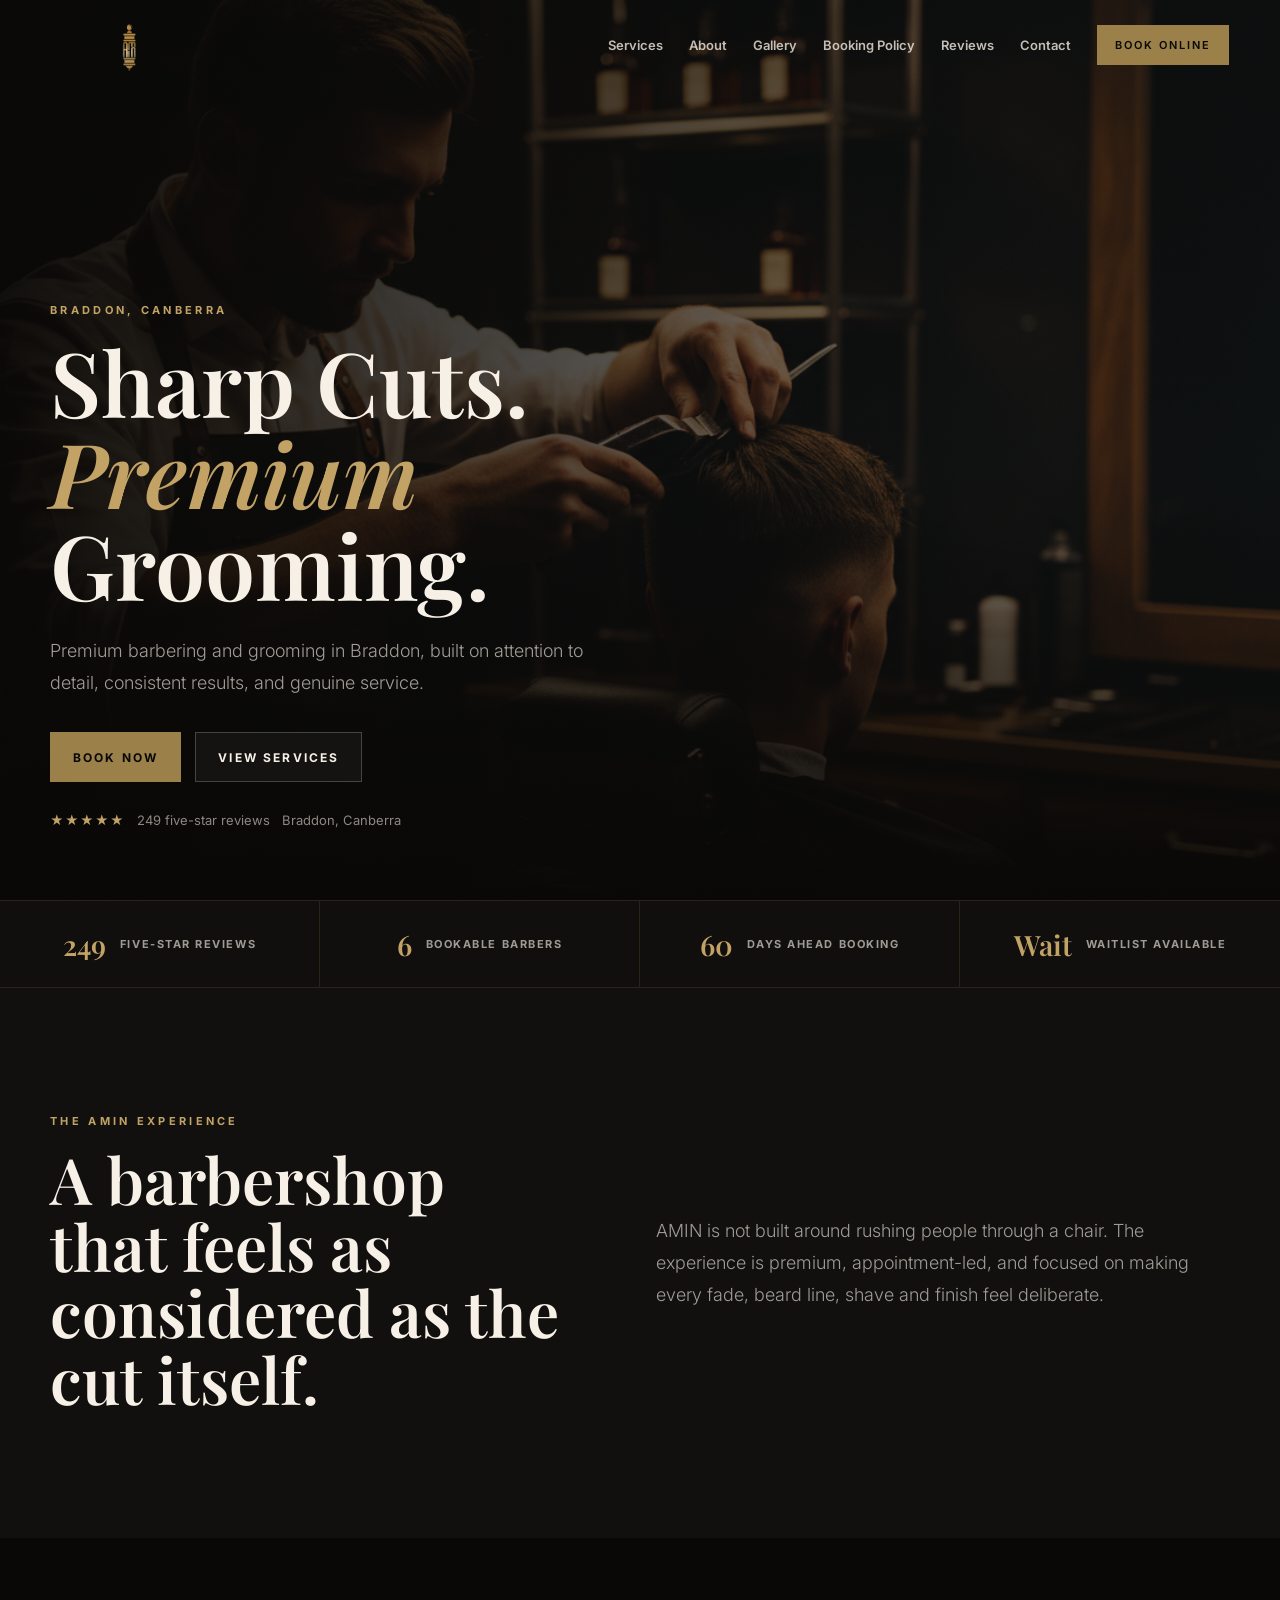
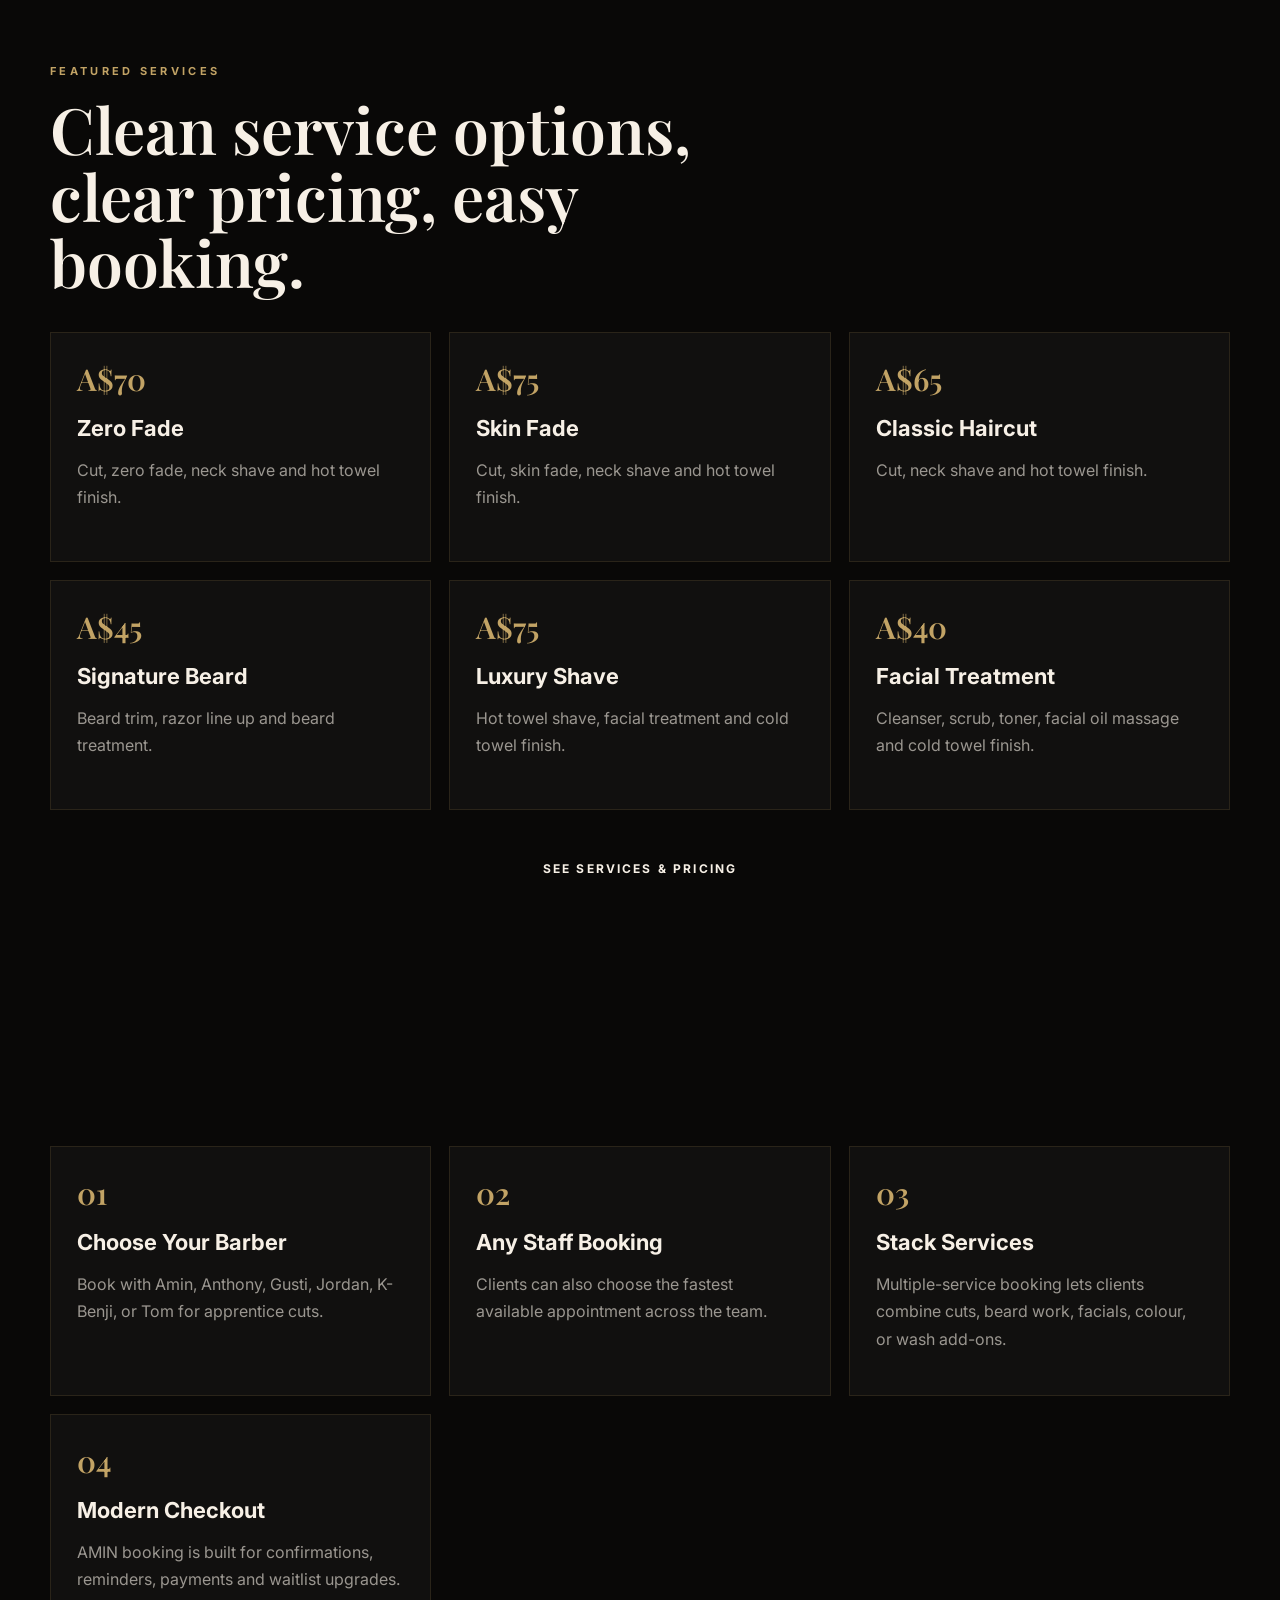
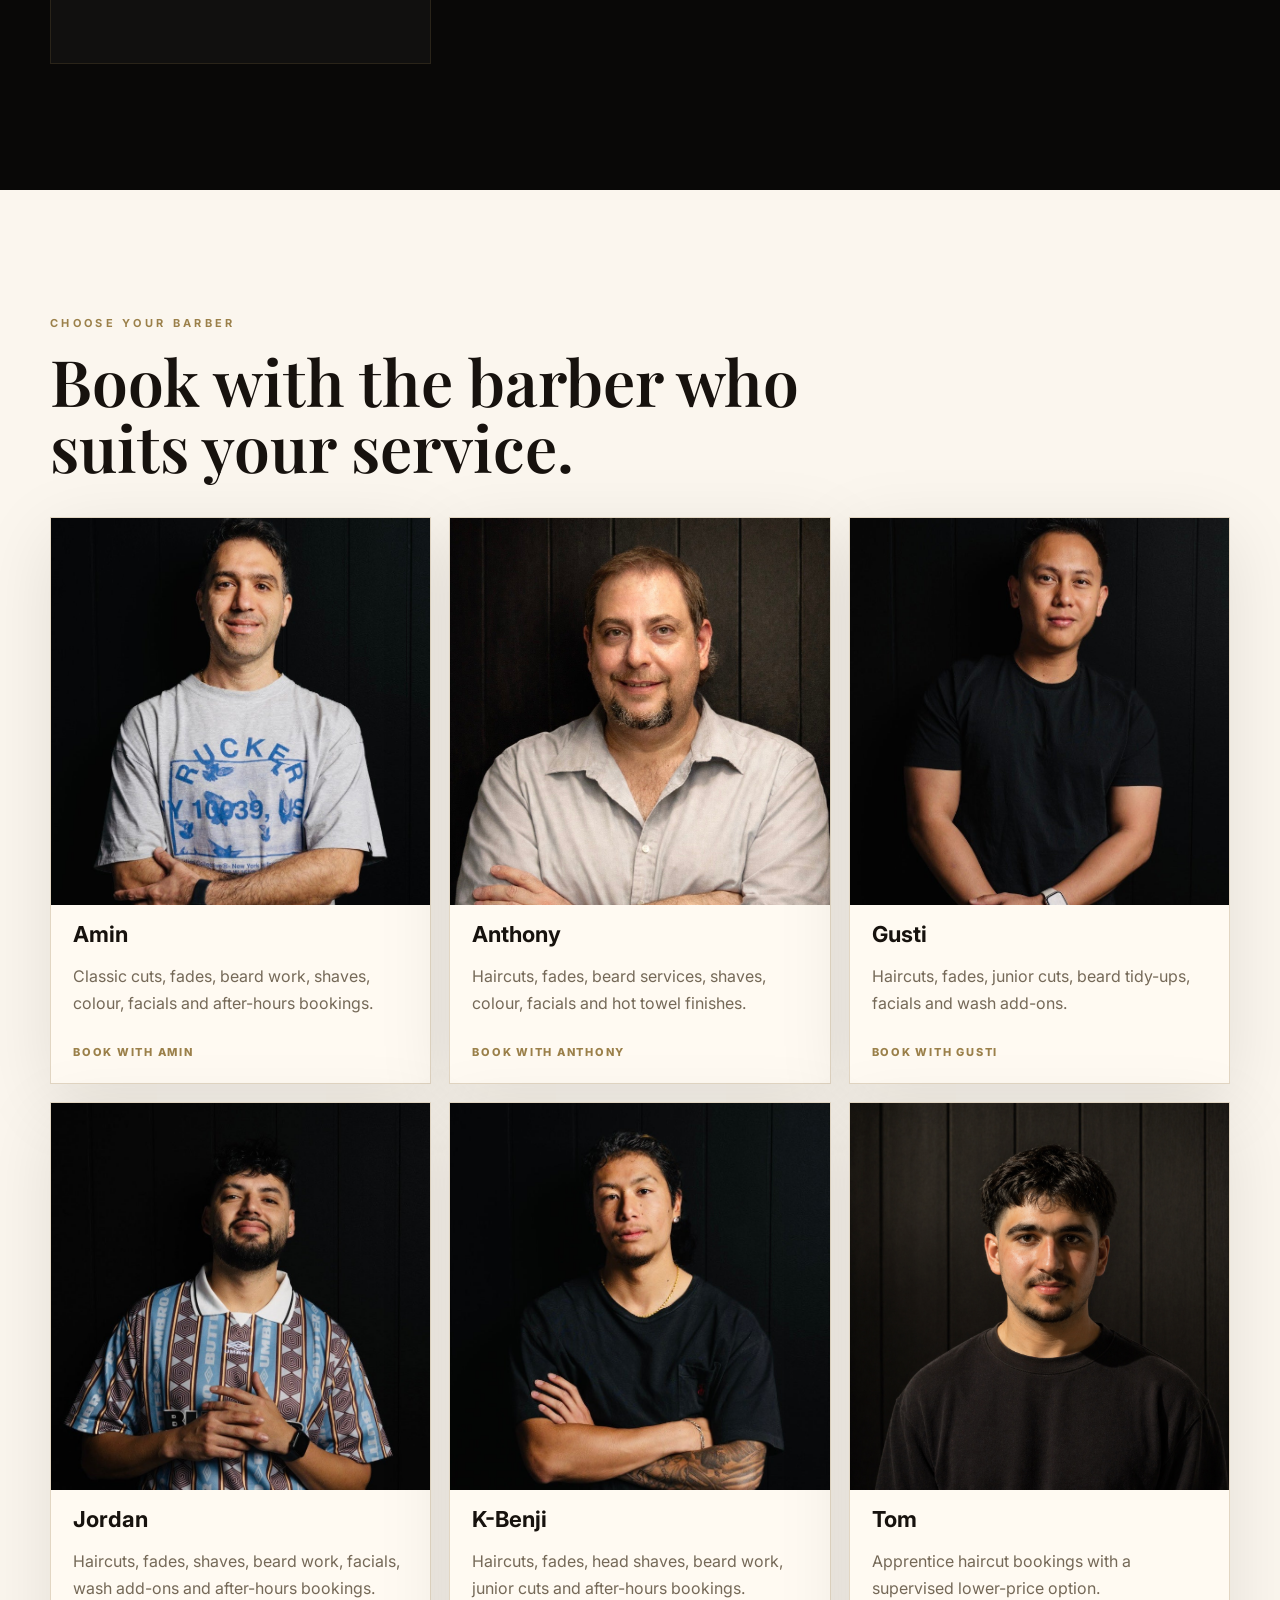
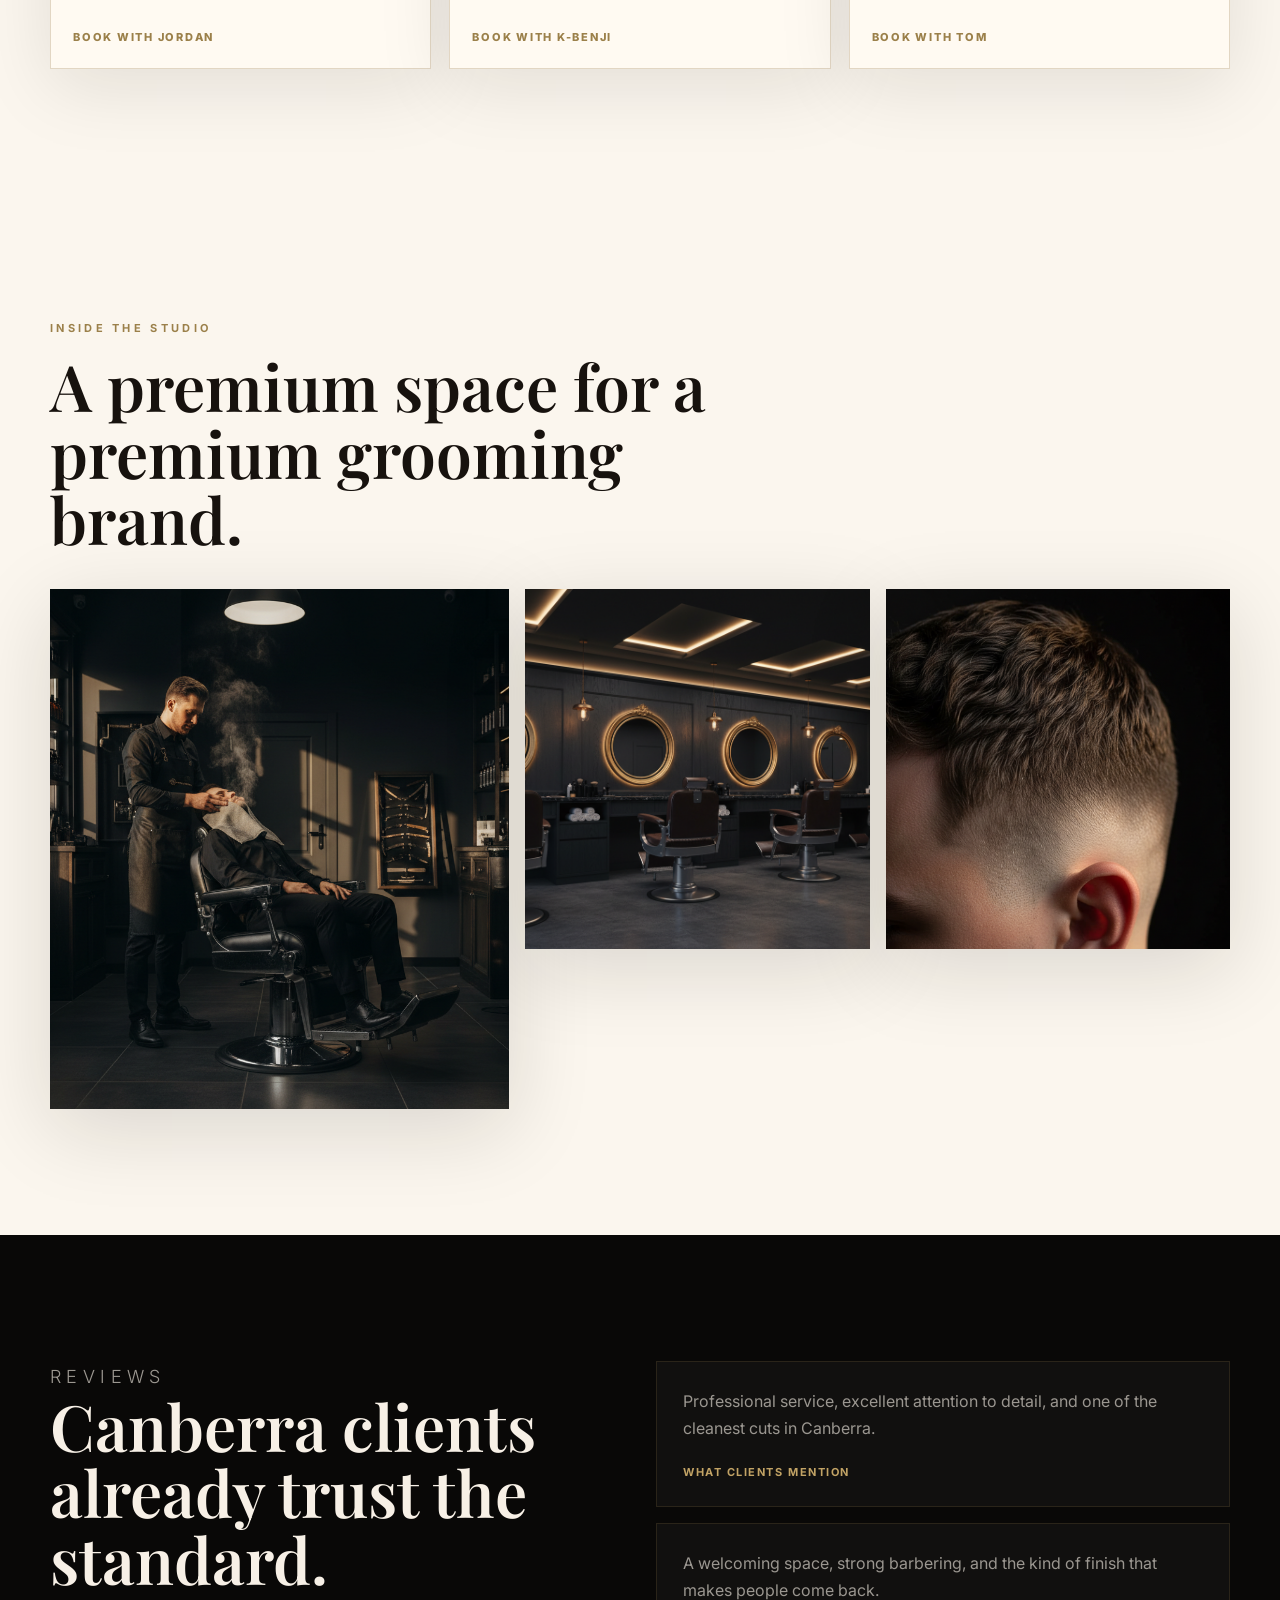
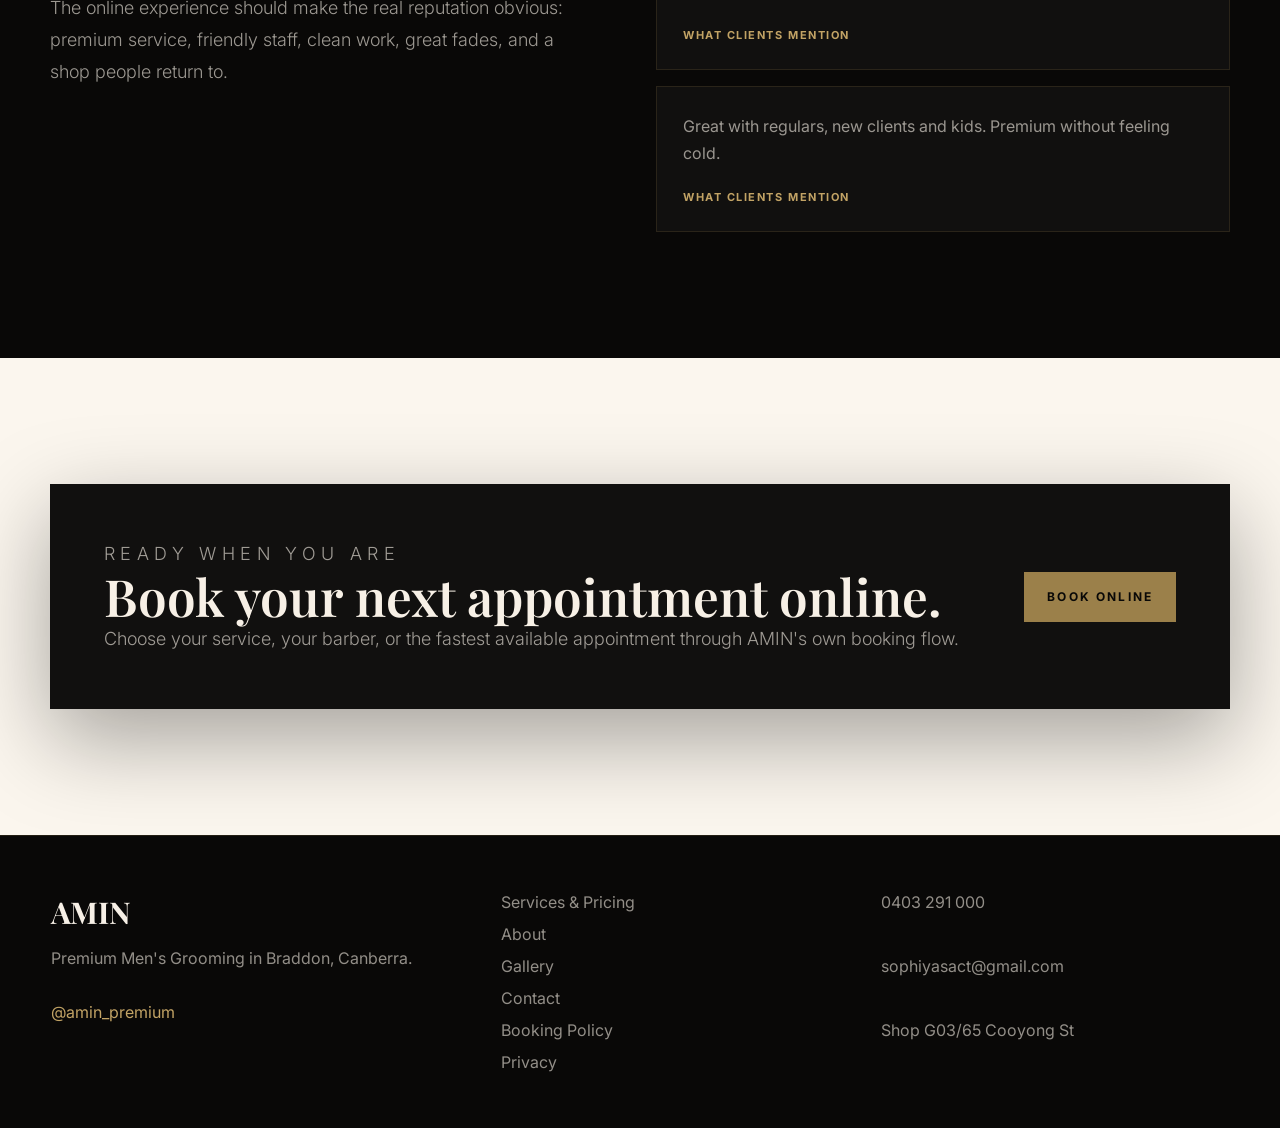
<file: index.html>
<!DOCTYPE html>
<html lang="en">
  <head>
    <meta charset="UTF-8" />
    <meta name="viewport" content="width=device-width, initial-scale=1.0" />
    <title>AMIN Premium Men's Grooming | Braddon, Canberra</title>
    <meta
      name="description"
      content="Premium men's barbershop in Braddon, Canberra. Expert fades, cuts, beard work, grooming treatments and online booking."
    />
    <meta property="og:type" content="website" />
    <meta property="og:site_name" content="AMIN Premium Men's Grooming" />
    <meta property="og:image" content="assets/amin-logo.png" />
    <meta name="twitter:card" content="summary_large_image" />
    <link rel="icon" type="image/png" href="assets/amin-logo.png" />
    <link rel="stylesheet" href="styles.css" />
    <script type="application/ld+json">
      {
        "@context": "https://schema.org",
        "@type": "Barbershop",
        "name": "AMIN Premium Men's Grooming",
        "address": {
          "@type": "PostalAddress",
          "streetAddress": "Shop G03/65 Cooyong St",
          "addressLocality": "Braddon",
          "addressRegion": "ACT",
          "postalCode": "2612",
          "addressCountry": "AU"
        },
        "telephone": "+61403291000",
        "priceRange": "A$"
      }
    </script>
  </head>
  <body>
    <header class="site-header" data-header>
      <a class="brand" href="index.html" aria-label="AMIN Premium Men's Grooming home"><img class="brand-logo" src="assets/amin-logo.png" alt="AMIN Premium Men's Grooming" /></a>
      <button class="nav-toggle" type="button" data-nav-toggle aria-label="Open navigation">
        <span></span><span></span>
      </button>
      <nav class="nav" data-nav>
        <a href="services.html">Services</a>
        <a href="about.html">About</a>
        <a href="gallery.html">Gallery</a>
        <a href="booking-policy.html">Booking Policy</a>
        <a href="#reviews">Reviews</a>
        <a href="contact.html">Contact</a>
        <a class="nav-book" href="booking.html">Book Online</a>
      </nav>
    </header>

    <main>
      <section class="hero">
        <img class="hero-image" src="assets/amin-gallery-01.png" alt="Premium AMIN grooming studio interior" />
        <div class="hero-shade"></div>
        <div class="hero-inner">
          <p class="eyebrow">Braddon, Canberra</p>
          <h1>Sharp Cuts. <span>Premium</span> Grooming.</h1>
          <p>
            Premium barbering and grooming in Braddon, built on attention to detail, consistent results,
            and genuine service.
          </p>
          <div class="hero-actions">
            <a class="button primary" href="booking.html">Book Now</a>
            <a class="button outline-light" href="services.html">View Services</a>
          </div>
          <div class="rating-line" aria-label="Rating">
            <span class="stars">★★★★★</span>
            <span>249 five-star reviews</span>
            <span>Braddon, Canberra</span>
          </div>
        </div>
      </section>

      <section class="trust-bar" aria-label="AMIN trust signals">
        <div class="trust-item"><span>249</span><p>Five-Star Reviews</p></div>
        <div class="trust-item"><span>6</span><p>Bookable Barbers</p></div>
        <div class="trust-item"><span>60</span><p>Days Ahead Booking</p></div>
        <div class="trust-item"><span>Wait</span><p>Waitlist Available</p></div>
      </section>

      <section class="section intro-section">
        <div class="section-inner split">
          <div>
            <p class="eyebrow">The AMIN experience</p>
            <h2>A barbershop that feels as considered as the cut itself.</h2>
          </div>
          <p>
            AMIN is not built around rushing people through a chair. The experience is premium, appointment-led,
            and focused on making every fade, beard line, shave and finish feel deliberate.
          </p>
        </div>
      </section>

      <section class="section">
        <div class="section-inner">
          <div class="section-heading">
            <p class="eyebrow">Featured services</p>
            <h2>Clean service options, clear pricing, easy booking.</h2>
          </div>
          <div class="featured-grid">
            <article class="service-tile"><span>A$70</span><h3>Zero Fade</h3><p>Cut, zero fade, neck shave and hot towel finish.</p></article>
          <article class="service-tile"><span>A$75</span><h3>Skin Fade</h3><p>Cut, skin fade, neck shave and hot towel finish.</p></article>
            <article class="service-tile"><span>A$65</span><h3>Classic Haircut</h3><p>Cut, neck shave and hot towel finish.</p></article>
            <article class="service-tile"><span>A$45</span><h3>Signature Beard</h3><p>Beard trim, razor line up and beard treatment.</p></article>
            <article class="service-tile"><span>A$75</span><h3>Luxury Shave</h3><p>Hot towel shave, facial treatment and cold towel finish.</p></article>
            <article class="service-tile"><span>A$40</span><h3>Facial Treatment</h3><p>Cleanser, scrub, toner, facial oil massage and cold towel finish.</p></article>
          </div>
          <div class="center-action">
            <a class="button dark" href="services.html">See Services & Pricing</a>
          </div>
        </div>
      </section>

      <section class="section dark-section">
        <div class="section-inner value-grid">
          <article><span>01</span><h3>Choose Your Barber</h3><p>Book with Amin, Anthony, Gusti, Jordan, K-Benji, or Tom for apprentice cuts.</p></article>
          <article><span>02</span><h3>Any Staff Booking</h3><p>Clients can also choose the fastest available appointment across the team.</p></article>
          <article><span>03</span><h3>Stack Services</h3><p>Multiple-service booking lets clients combine cuts, beard work, facials, colour, or wash add-ons.</p></article>
          <article><span>04</span><h3>Modern Checkout</h3><p>AMIN booking is built for confirmations, reminders, payments and waitlist upgrades.</p></article>
        </div>
      </section>

      <section class="section team-section" id="team">
        <div class="section-inner">
          <div class="section-heading">
            <p class="eyebrow">Choose your barber</p>
            <h2>Book with the barber who suits your service.</h2>
          </div>
          <div class="team-grid">
            <a href="booking.html?barber=Amin"><img src="assets/barber-amin.jpg" alt="Amin barber profile" /><h3>Amin</h3><p>Classic cuts, fades, beard work, shaves, colour, facials and after-hours bookings.</p><span>Book with Amin</span></a>
            <a href="booking.html?barber=Anthony"><img src="assets/barber-anthony.jpg" alt="Anthony barber profile" /><h3>Anthony</h3><p>Haircuts, fades, beard services, shaves, colour, facials and hot towel finishes.</p><span>Book with Anthony</span></a>
            <a href="booking.html?barber=Gusti"><img src="assets/barber-gusti.jpg" alt="Gusti barber profile" /><h3>Gusti</h3><p>Haircuts, fades, junior cuts, beard tidy-ups, facials and wash add-ons.</p><span>Book with Gusti</span></a>
            <a href="booking.html?barber=Jordan"><img src="assets/barber-jordan.jpg" alt="Jordan barber profile" /><h3>Jordan</h3><p>Haircuts, fades, shaves, beard work, facials, wash add-ons and after-hours bookings.</p><span>Book with Jordan</span></a>
            <a href="booking.html?barber=K-Benji"><img src="assets/barber-k-benji.jpg" alt="K-Benji barber profile" /><h3>K-Benji</h3><p>Haircuts, fades, head shaves, beard work, junior cuts and after-hours bookings.</p><span>Book with K-Benji</span></a>
            <a href="booking.html?barber=Tom"><img src="assets/barber-tom.png" alt="Tom apprentice barber profile" /><h3>Tom</h3><p>Apprentice haircut bookings with a supervised lower-price option.</p><span>Book with Tom</span></a>
          </div>
        </div>
      </section>

      <section class="section gallery-preview">
        <div class="section-inner">
          <div class="section-heading">
            <p class="eyebrow">Inside the studio</p>
            <h2>A premium space for a premium grooming brand.</h2>
          </div>
          <div class="image-grid">
            <img src="assets/amin-gallery-02.png" alt="AMIN grooming chair and mirror" />
            <img src="assets/amin-gallery-03.png" alt="Premium barber tools and workstation" />
            <img src="assets/amin-gallery-04.png" alt="Modern grooming studio" />
          </div>
        </div>
      </section>

      <section class="section reviews-section" id="reviews">
        <div class="section-inner reviews-layout">
          <div>
            <p class="eyebrow">Reviews</p>
            <h2>Canberra clients already trust the standard.</h2>
            <p>
              The online experience should make the real reputation obvious: premium service, friendly staff,
              clean work, great fades, and a shop people return to.
            </p>
          </div>
          <div class="review-stack">
            <blockquote><p>Professional service, excellent attention to detail, and one of the cleanest cuts in Canberra.</p><cite>What clients mention</cite></blockquote>
            <blockquote><p>A welcoming space, strong barbering, and the kind of finish that makes people come back.</p><cite>What clients mention</cite></blockquote>
            <blockquote><p>Great with regulars, new clients and kids. Premium without feeling cold.</p><cite>What clients mention</cite></blockquote>
          </div>
        </div>
      </section>

      <section class="section booking-section">
        <div class="section-inner booking-card">
          <div>
            <p class="eyebrow">Ready when you are</p>
            <h2>Book your next appointment online.</h2>
            <p>Choose your service, your barber, or the fastest available appointment through AMIN's own booking flow.</p>
          </div>
          <a class="button primary" href="booking.html">Book Online</a>
        </div>
      </section>
    </main>

    <footer class="site-footer">
      <div>
        <strong>AMIN</strong>
        <p>Premium Men's Grooming in Braddon, Canberra.</p>
        <a class="social-link" href="https://www.instagram.com/amin_premium?utm_source=ig_web_button_share_sheet&igsh=ZDNlZDc0MzIxNw==" target="_blank" rel="noreferrer">@amin_premium</a>
      </div>
      <nav>
        <a href="services.html">Services & Pricing</a>
        <a href="about.html">About</a>
        <a href="gallery.html">Gallery</a>
        <a href="contact.html">Contact</a>
        <a href="booking-policy.html">Booking Policy</a>
        <a href="privacy.html">Privacy</a>
      </nav>
      <div>
        <a href="tel:+61403291000">0403 291 000</a>
        <a href="mailto:sophiyasact@gmail.com">sophiyasact@gmail.com</a>
        <a href="https://www.google.com/maps/place/Shop+G03%2F65+Cooyong+St,+Braddon+ACT+2612" target="_blank" rel="noreferrer">Shop G03/65 Cooyong St</a>
      </div>
    </footer>

    <script src="script.js"></script>
  </body>
</html>
</file>
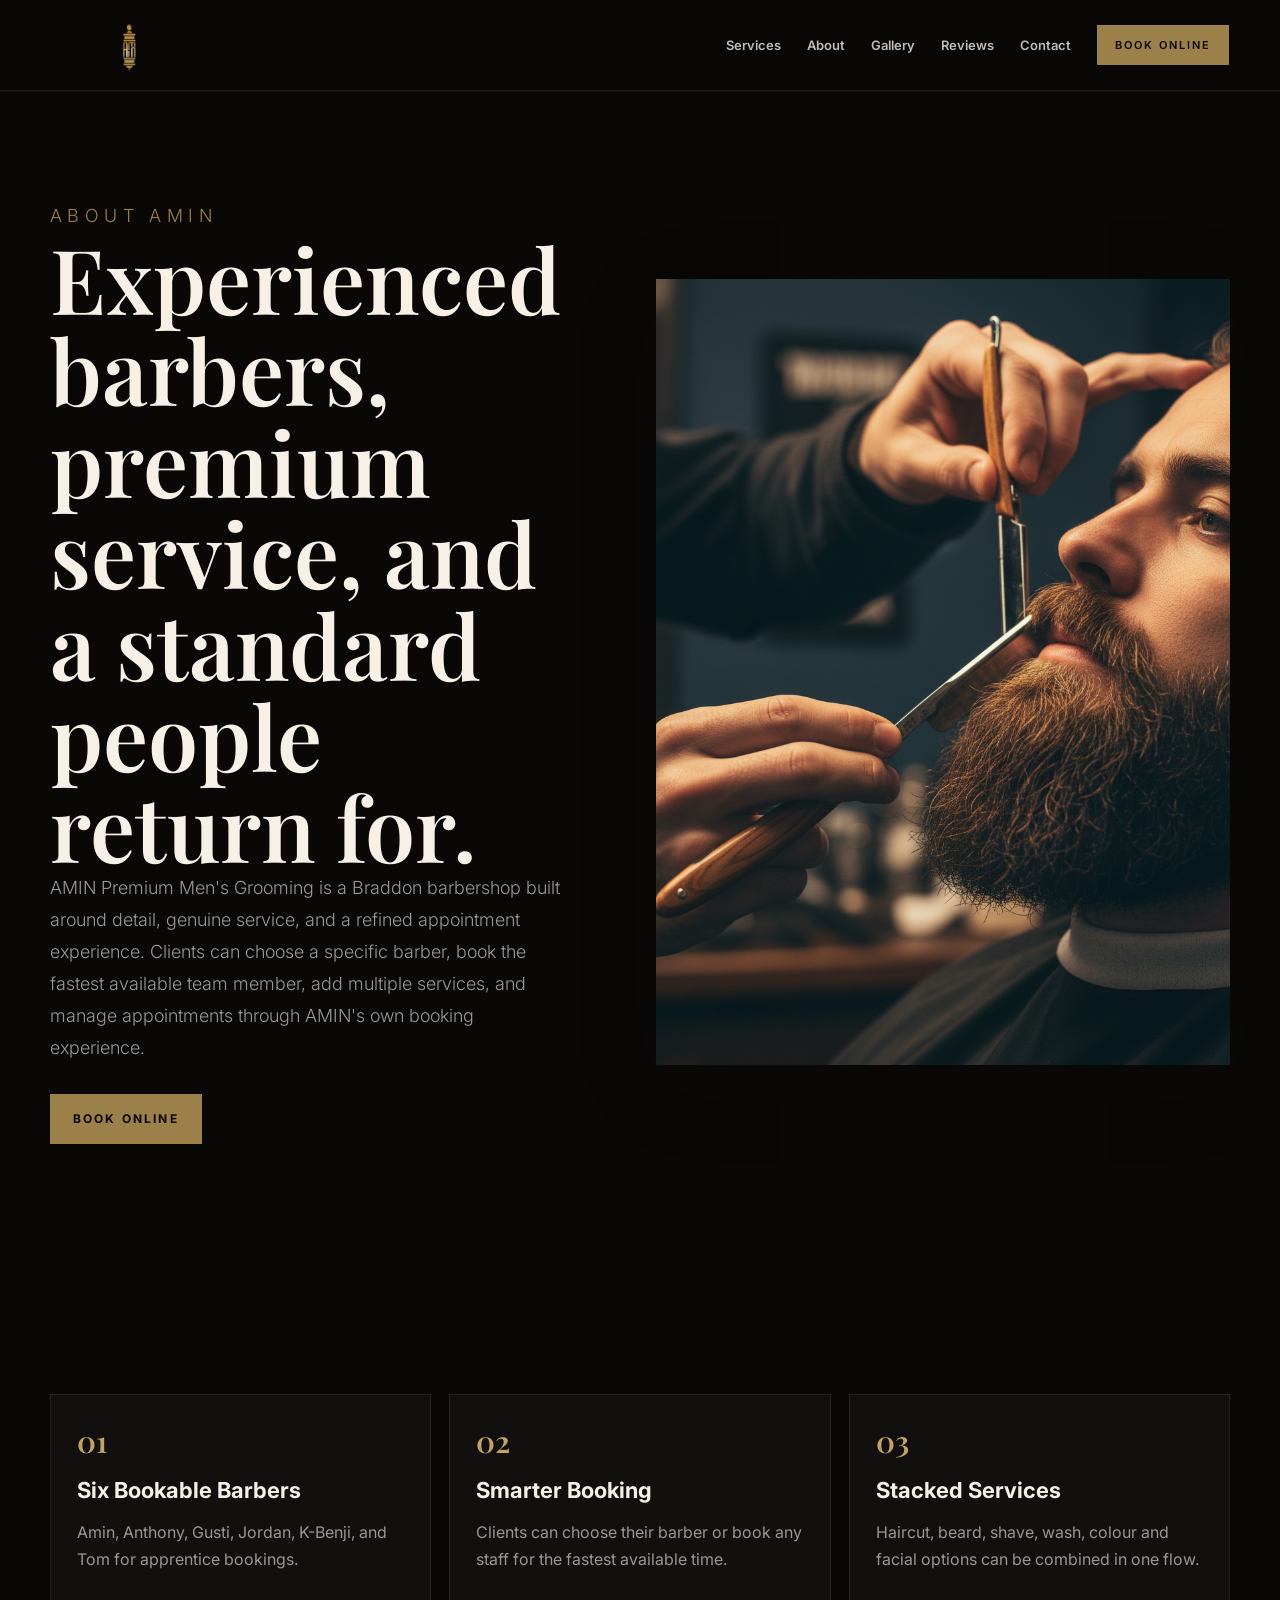
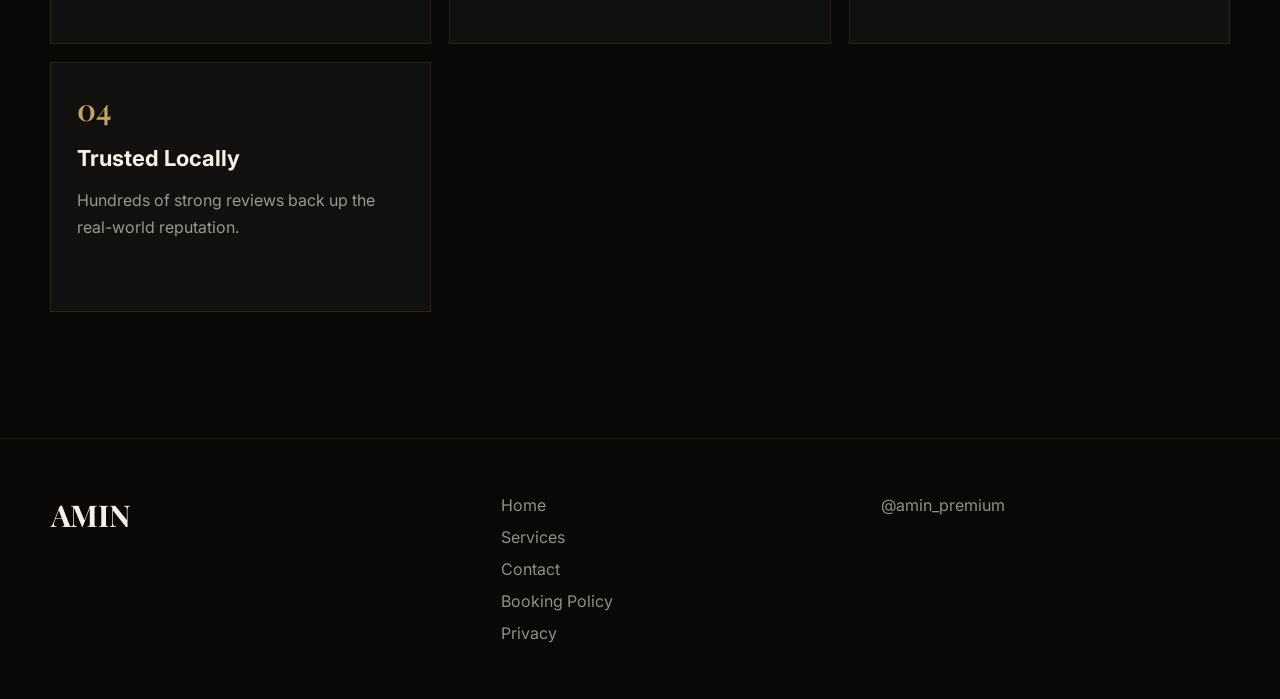
<file: about.html>
<!DOCTYPE html>
<html lang="en">
  <head>
    <meta charset="UTF-8" />
    <meta name="viewport" content="width=device-width, initial-scale=1.0" />
    <title>About | AMIN Premium Men's Grooming</title>
    <meta name="description" content="Learn about AMIN Premium Men's Grooming, a premium Braddon barbershop built around detail, service and refined appointment-led grooming." />
    <meta property="og:type" content="website" />
    <meta property="og:site_name" content="AMIN Premium Men's Grooming" />
    <meta property="og:image" content="assets/amin-logo.png" />
    <meta name="twitter:card" content="summary_large_image" />
    <link rel="icon" type="image/png" href="assets/amin-logo.png" />
    <link rel="stylesheet" href="styles.css" />
  </head>
  <body>
    <header class="site-header is-scrolled" data-header>
      <a class="brand" href="index.html" aria-label="AMIN Premium Men's Grooming home"><img class="brand-logo" src="assets/amin-logo.png" alt="AMIN Premium Men's Grooming" /></a>
      <button class="nav-toggle" type="button" data-nav-toggle aria-label="Open navigation"><span></span><span></span></button>
      <nav class="nav" data-nav>
        <a href="services.html">Services</a><a href="about.html">About</a><a href="gallery.html">Gallery</a><a href="index.html#reviews">Reviews</a><a href="contact.html">Contact</a>
        <a class="nav-book" href="booking.html">Book Online</a>
      </nav>
    </header>
    <main class="page-main">
      <section class="about-hero">
        <div>
          <p class="eyebrow">About AMIN</p>
          <h1>Experienced barbers, premium service, and a standard people return for.</h1>
          <p>
            AMIN Premium Men's Grooming is a Braddon barbershop built around detail, genuine service, and a refined
            appointment experience. Clients can choose a specific barber, book the fastest available team member, add
            multiple services, and manage appointments through AMIN's own booking experience.
          </p>
          <a class="button primary" href="booking.html">Book Online</a>
        </div>
        <img src="assets/amin-gallery-05.png" alt="AMIN premium grooming studio" />
      </section>
      <section class="section dark-section">
        <div class="section-inner value-grid">
          <article><span>01</span><h3>Six Bookable Barbers</h3><p>Amin, Anthony, Gusti, Jordan, K-Benji, and Tom for apprentice bookings.</p></article>
          <article><span>02</span><h3>Smarter Booking</h3><p>Clients can choose their barber or book any staff for the fastest available time.</p></article>
          <article><span>03</span><h3>Stacked Services</h3><p>Haircut, beard, shave, wash, colour and facial options can be combined in one flow.</p></article>
          <article><span>04</span><h3>Trusted Locally</h3><p>Hundreds of strong reviews back up the real-world reputation.</p></article>
        </div>
      </section>
    </main>
    <footer class="site-footer"><strong>AMIN</strong><nav><a href="index.html">Home</a><a href="services.html">Services</a><a href="contact.html">Contact</a><a href="booking-policy.html">Booking Policy</a><a href="privacy.html">Privacy</a></nav><div><a href="https://www.instagram.com/amin_premium?utm_source=ig_web_button_share_sheet&igsh=ZDNlZDc0MzIxNw==" target="_blank" rel="noreferrer">@amin_premium</a></div></footer>
    <script src="script.js"></script>
  </body>
</html>
</file>
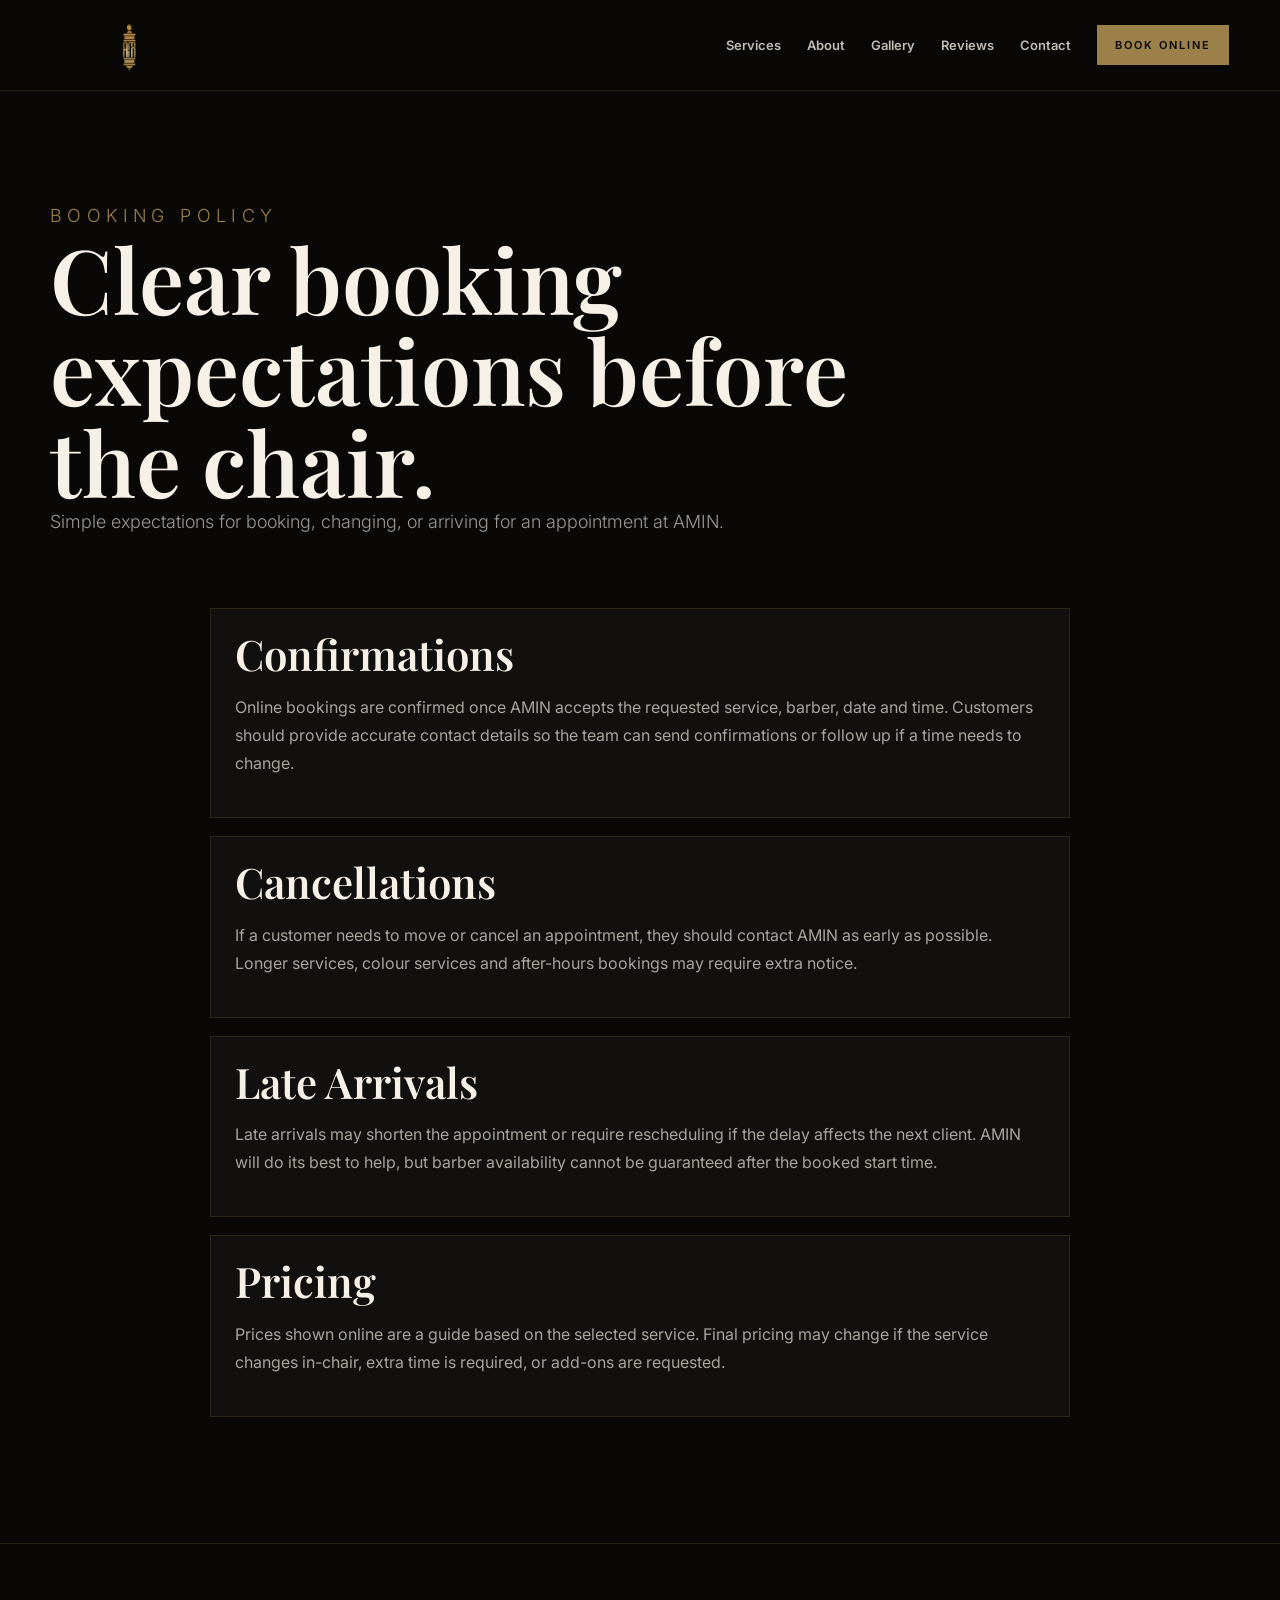
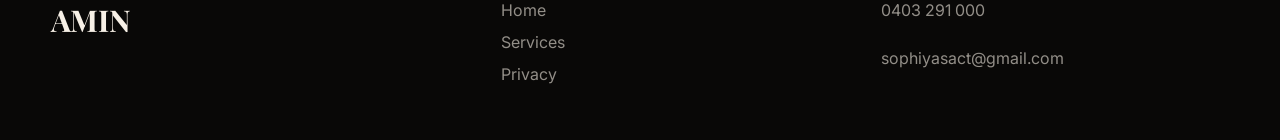
<file: booking-policy.html>
<!DOCTYPE html>
<html lang="en">
  <head>
    <meta charset="UTF-8" />
    <meta name="viewport" content="width=device-width, initial-scale=1.0" />
    <title>Booking Policy | AMIN Premium Men's Grooming</title>
    <meta name="description" content="AMIN Premium Men's Grooming booking, cancellation, late arrival and confirmation policy." />
    <meta property="og:type" content="website" />
    <meta property="og:site_name" content="AMIN Premium Men's Grooming" />
    <meta property="og:image" content="assets/amin-logo.png" />
    <meta name="twitter:card" content="summary_large_image" />
    <link rel="icon" type="image/png" href="assets/amin-logo.png" />
    <link rel="stylesheet" href="styles.css" />
  </head>
  <body>
    <header class="site-header is-scrolled" data-header>
      <a class="brand" href="index.html" aria-label="AMIN Premium Men's Grooming home"><img class="brand-logo" src="assets/amin-logo.png" alt="AMIN Premium Men's Grooming" /></a>
      <button class="nav-toggle" type="button" data-nav-toggle aria-label="Open navigation"><span></span><span></span></button>
      <nav class="nav" data-nav>
        <a href="services.html">Services</a><a href="about.html">About</a><a href="gallery.html">Gallery</a><a href="index.html#reviews">Reviews</a><a href="contact.html">Contact</a>
        <a class="nav-book" href="booking.html">Book Online</a>
      </nav>
    </header>

    <main class="page-main">
      <section class="page-hero">
        <p class="eyebrow">Booking Policy</p>
        <h1>Clear booking expectations before the chair.</h1>
        <p>Simple expectations for booking, changing, or arriving for an appointment at AMIN.</p>
      </section>
      <section class="section compact-section">
        <div class="section-inner policy-content">
          <article>
            <h2>Confirmations</h2>
            <p>Online bookings are confirmed once AMIN accepts the requested service, barber, date and time. Customers should provide accurate contact details so the team can send confirmations or follow up if a time needs to change.</p>
          </article>
          <article>
            <h2>Cancellations</h2>
            <p>If a customer needs to move or cancel an appointment, they should contact AMIN as early as possible. Longer services, colour services and after-hours bookings may require extra notice.</p>
          </article>
          <article>
            <h2>Late Arrivals</h2>
            <p>Late arrivals may shorten the appointment or require rescheduling if the delay affects the next client. AMIN will do its best to help, but barber availability cannot be guaranteed after the booked start time.</p>
          </article>
          <article>
            <h2>Pricing</h2>
            <p>Prices shown online are a guide based on the selected service. Final pricing may change if the service changes in-chair, extra time is required, or add-ons are requested.</p>
          </article>
        </div>
      </section>
    </main>

    <footer class="site-footer">
      <strong>AMIN</strong>
      <nav><a href="index.html">Home</a><a href="services.html">Services</a><a href="privacy.html">Privacy</a></nav>
      <div><a href="tel:+61403291000">0403 291 000</a><a href="mailto:sophiyasact@gmail.com">sophiyasact@gmail.com</a></div>
    </footer>
    <script src="script.js"></script>
  </body>
</html>
</file>
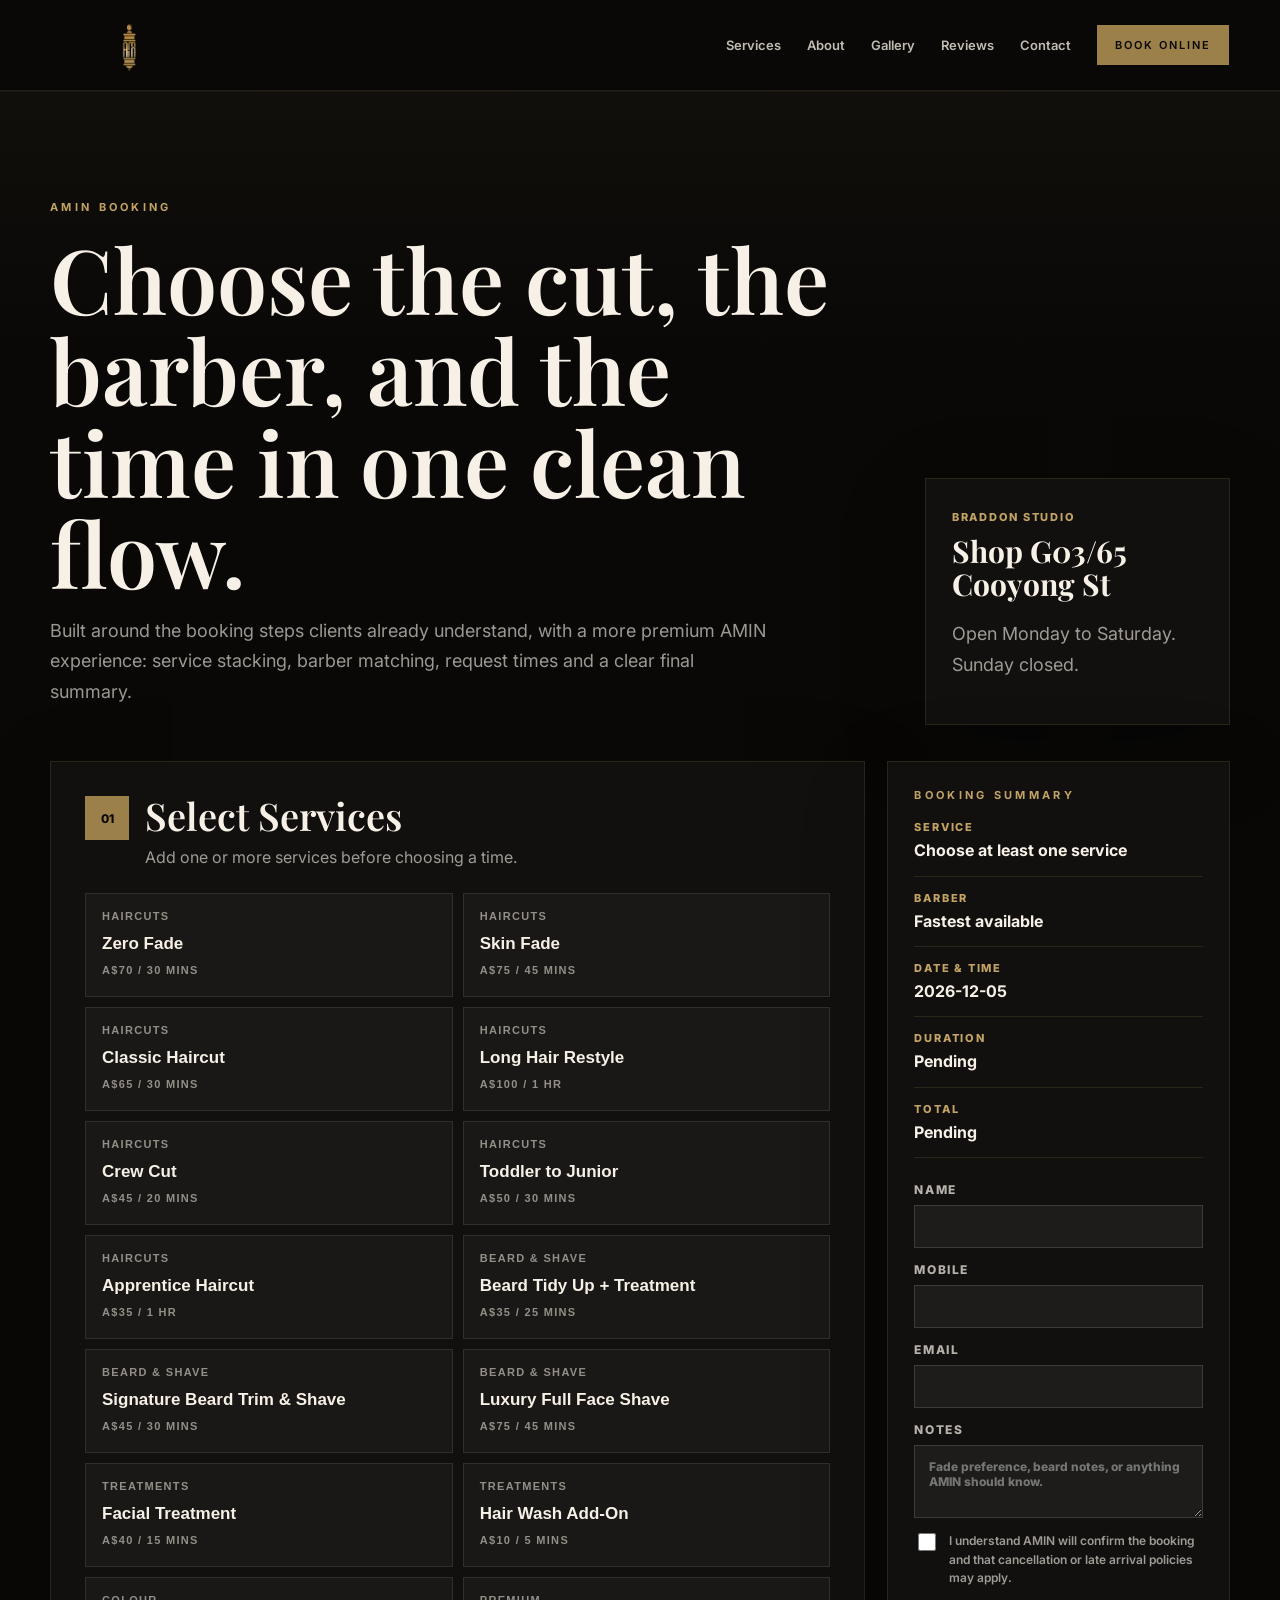
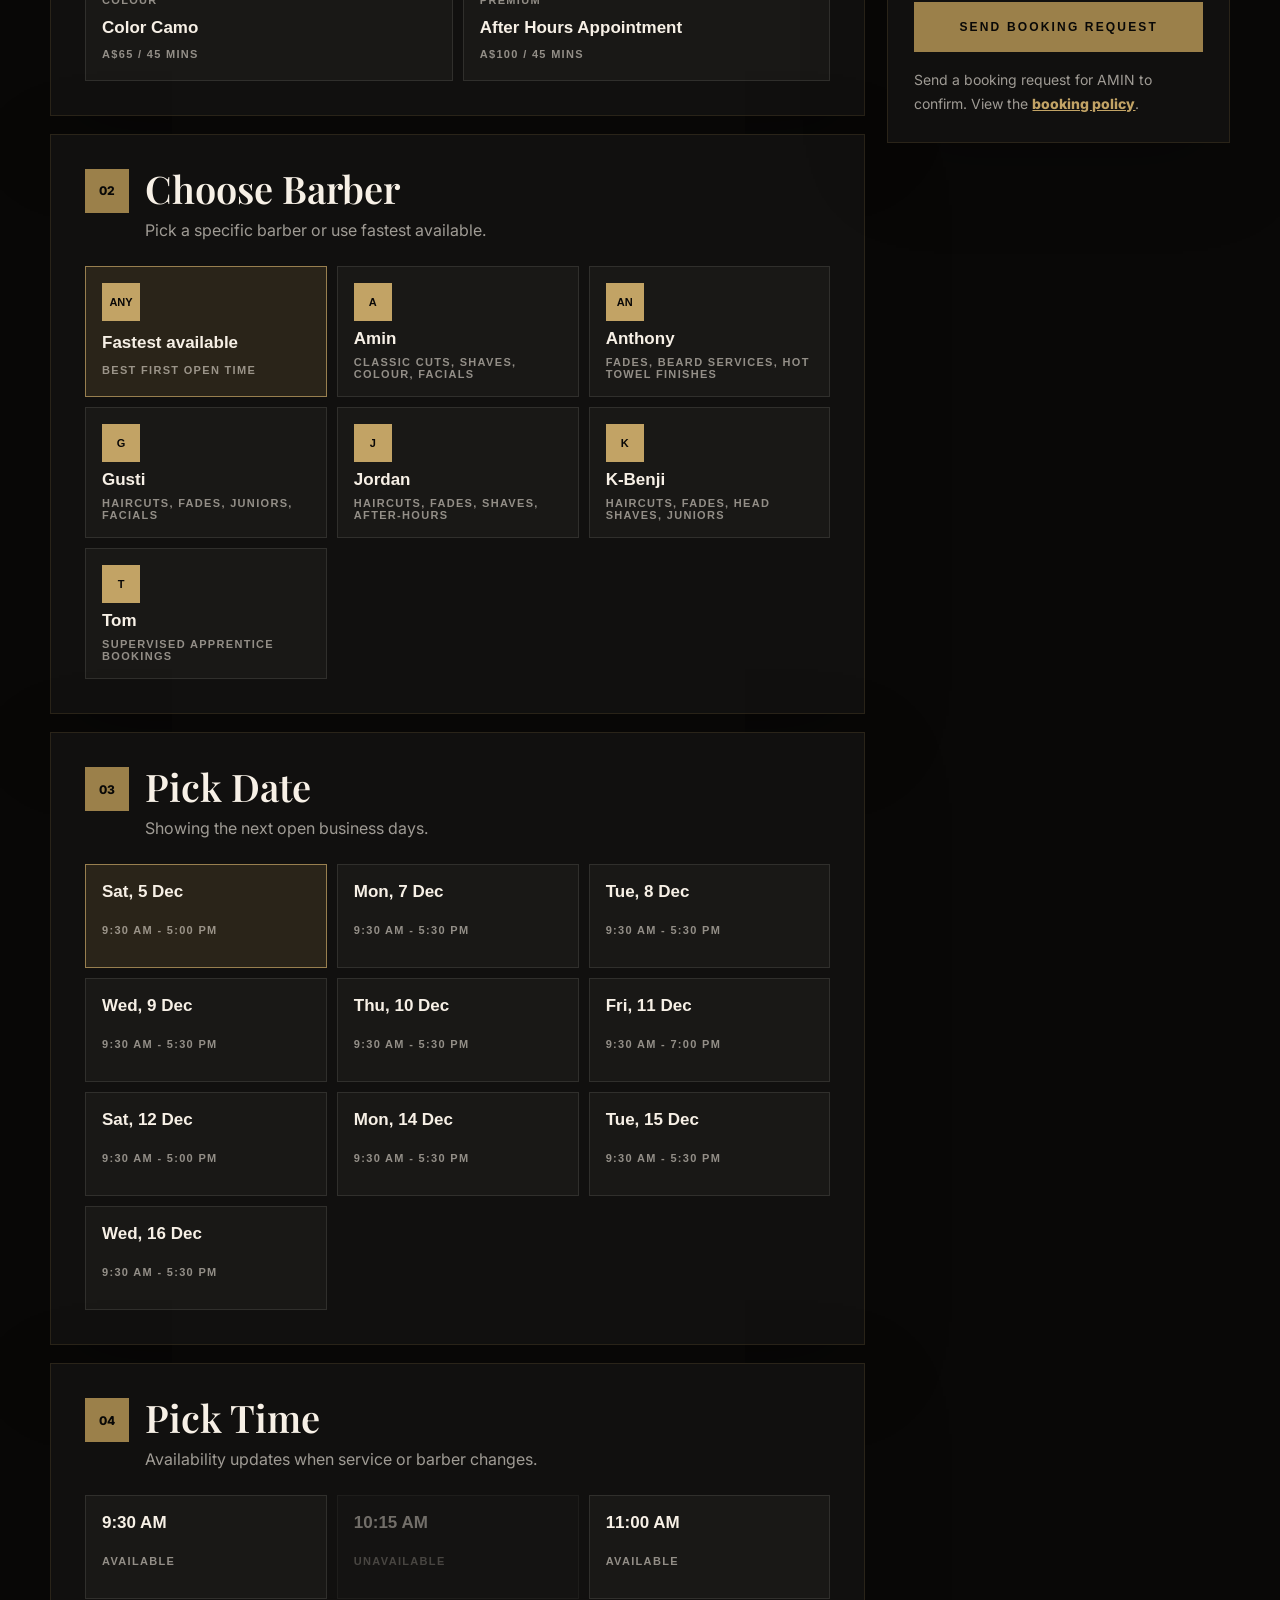
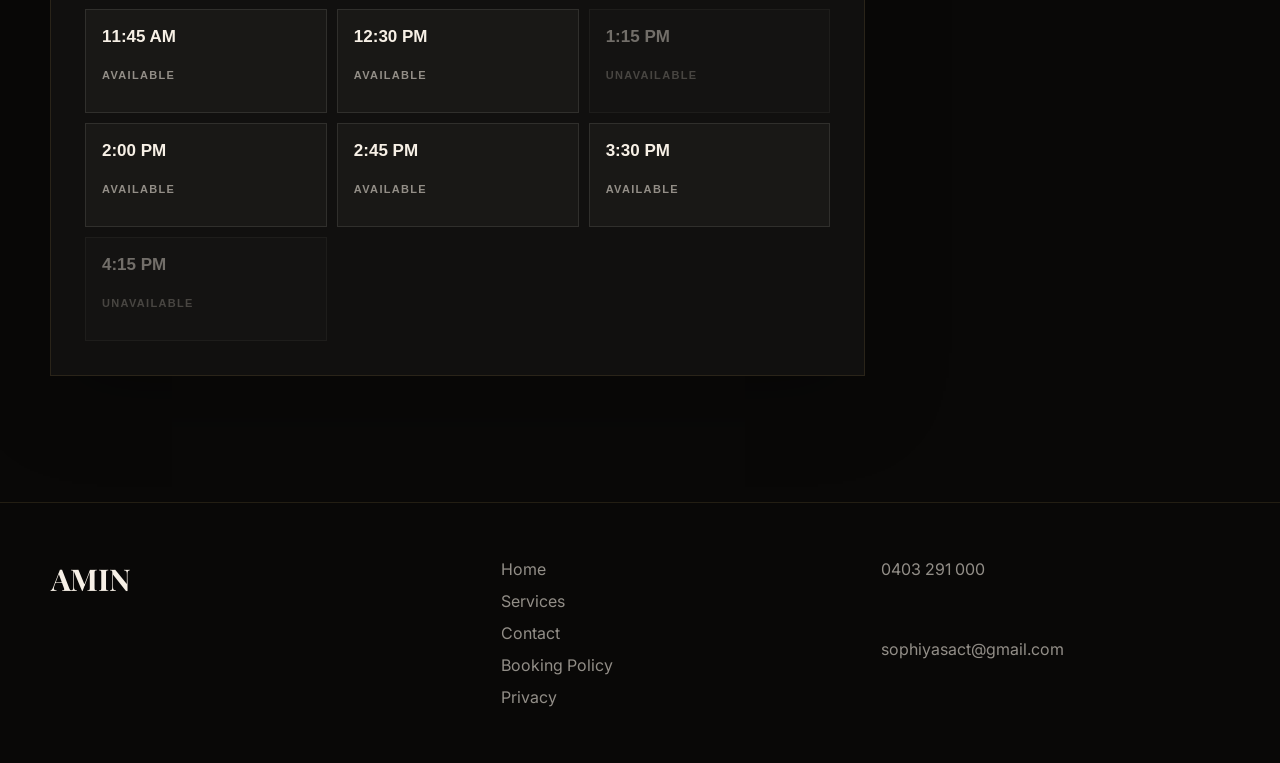
<file: booking.html>
<!DOCTYPE html>
<html lang="en">
  <head>
    <meta charset="UTF-8" />
    <meta name="viewport" content="width=device-width, initial-scale=1.0" />
    <title>Book Online | AMIN Premium Men's Grooming</title>
    <meta name="description" content="Book AMIN Premium Men's Grooming in Braddon by service, barber, or fastest available appointment." />
    <meta property="og:type" content="website" />
    <meta property="og:site_name" content="AMIN Premium Men's Grooming" />
    <meta property="og:image" content="assets/amin-logo.png" />
    <meta name="twitter:card" content="summary_large_image" />
    <link rel="icon" type="image/png" href="assets/amin-logo.png" />
    <link rel="stylesheet" href="styles.css" />
  </head>
  <body>
    <header class="site-header is-scrolled" data-header>
      <a class="brand" href="index.html" aria-label="AMIN Premium Men's Grooming home"><img class="brand-logo" src="assets/amin-logo.png" alt="AMIN Premium Men's Grooming" /></a>
      <button class="nav-toggle" type="button" data-nav-toggle aria-label="Open navigation"><span></span><span></span></button>
      <nav class="nav" data-nav>
        <a href="services.html">Services</a><a href="about.html">About</a><a href="gallery.html">Gallery</a><a href="index.html#reviews">Reviews</a><a href="contact.html">Contact</a>
        <a class="nav-book" href="booking.html">Book Online</a>
      </nav>
    </header>

    <main class="page-main booking-page" data-booking-app>
      <section class="booking-hero">
        <div>
          <p class="eyebrow">AMIN Booking</p>
          <h1>Choose the cut, the barber, and the time in one clean flow.</h1>
          <p>
            Built around the booking steps clients already understand, with a more premium AMIN experience:
            service stacking, barber matching, request times and a clear final summary.
          </p>
        </div>
        <aside class="booking-side-panel">
          <span>Braddon studio</span>
          <strong>Shop G03/65 Cooyong St</strong>
          <p>Open Monday to Saturday. Sunday closed.</p>
        </aside>
      </section>

      <section class="booking-layout">
        <div class="booking-flow">
          <section class="booking-step">
            <div class="booking-step-heading">
              <span>01</span>
              <div><h2>Select Services</h2><p>Add one or more services before choosing a time.</p></div>
            </div>
            <div class="booking-options service-options" data-service-grid></div>
          </section>

          <section class="booking-step">
            <div class="booking-step-heading">
              <span>02</span>
              <div><h2>Choose Barber</h2><p>Pick a specific barber or use fastest available.</p></div>
            </div>
            <div class="booking-options staff-options" data-staff-grid></div>
          </section>

          <section class="booking-step">
            <div class="booking-step-heading">
              <span>03</span>
              <div><h2>Pick Date</h2><p>Showing the next open business days.</p></div>
            </div>
            <div class="booking-options date-options" data-date-grid></div>
          </section>

          <section class="booking-step">
            <div class="booking-step-heading">
              <span>04</span>
              <div><h2>Pick Time</h2><p>Availability updates when service or barber changes.</p></div>
            </div>
            <div class="booking-options time-options" data-time-grid></div>
          </section>
        </div>

        <aside class="booking-checkout">
          <div class="checkout-card">
            <p class="eyebrow">Booking Summary</p>
            <div class="booking-summary" data-booking-summary></div>
            <form class="booking-form" data-booking-form>
              <label>
                Name
                <input name="name" type="text" autocomplete="name" required />
              </label>
              <label>
                Mobile
                <input name="phone" type="tel" autocomplete="tel" required />
              </label>
              <label>
                Email
                <input name="email" type="email" autocomplete="email" />
              </label>
              <label>
                Notes
                <textarea name="notes" rows="3" placeholder="Fade preference, beard notes, or anything AMIN should know."></textarea>
              </label>
              <label class="checkbox-label">
                <input name="policy" type="checkbox" required />
                <span>I understand AMIN will confirm the booking and that cancellation or late arrival policies may apply.</span>
              </label>
              <button class="button primary" type="submit">Send Booking Request</button>
            </form>
            <p class="booking-status" data-booking-status>Send a booking request for AMIN to confirm. View the <a href="booking-policy.html">booking policy</a>.</p>
          </div>
        </aside>
      </section>
    </main>

    <footer class="site-footer">
      <strong>AMIN</strong>
      <nav><a href="index.html">Home</a><a href="services.html">Services</a><a href="contact.html">Contact</a><a href="booking-policy.html">Booking Policy</a><a href="privacy.html">Privacy</a></nav>
      <div><a href="tel:+61403291000">0403 291 000</a><a href="mailto:sophiyasact@gmail.com">sophiyasact@gmail.com</a></div>
    </footer>

    <script src="script.js"></script>
  </body>
</html>
</file>
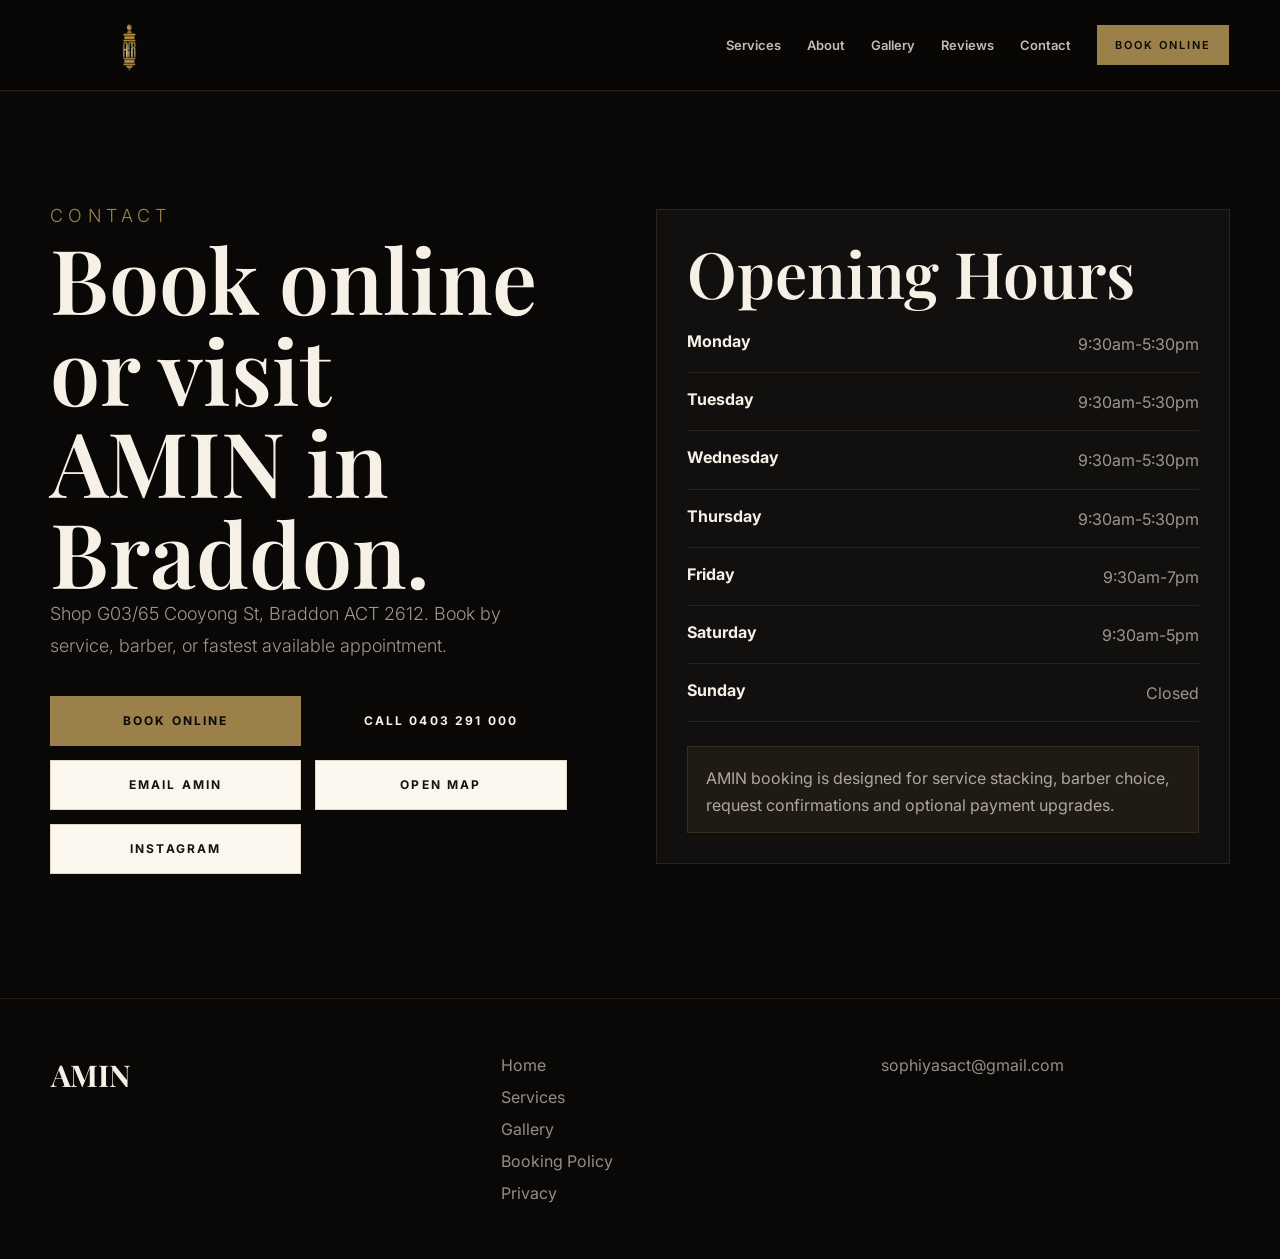
<file: contact.html>
<!DOCTYPE html>
<html lang="en">
  <head>
    <meta charset="UTF-8" />
    <meta name="viewport" content="width=device-width, initial-scale=1.0" />
    <title>Contact | AMIN Premium Men's Grooming</title>
    <meta name="description" content="Contact AMIN Premium Men's Grooming in Braddon, Canberra, view opening hours, call the studio, open the map or book online." />
    <meta property="og:type" content="website" />
    <meta property="og:site_name" content="AMIN Premium Men's Grooming" />
    <meta property="og:image" content="assets/amin-logo.png" />
    <meta name="twitter:card" content="summary_large_image" />
    <link rel="icon" type="image/png" href="assets/amin-logo.png" />
    <link rel="stylesheet" href="styles.css" />
  </head>
  <body>
    <header class="site-header is-scrolled" data-header>
      <a class="brand" href="index.html" aria-label="AMIN Premium Men's Grooming home"><img class="brand-logo" src="assets/amin-logo.png" alt="AMIN Premium Men's Grooming" /></a>
      <button class="nav-toggle" type="button" data-nav-toggle aria-label="Open navigation"><span></span><span></span></button>
      <nav class="nav" data-nav>
        <a href="services.html">Services</a><a href="about.html">About</a><a href="gallery.html">Gallery</a><a href="index.html#reviews">Reviews</a><a href="contact.html">Contact</a>
        <a class="nav-book" href="booking.html">Book Online</a>
      </nav>
    </header>
    <main class="page-main">
      <section class="contact-page">
        <div>
          <p class="eyebrow">Contact</p>
          <h1>Book online or visit AMIN in Braddon.</h1>
          <p>Shop G03/65 Cooyong St, Braddon ACT 2612. Book by service, barber, or fastest available appointment.</p>
          <div class="contact-actions">
            <a class="button primary" href="booking.html">Book Online</a>
            <a class="button dark" href="tel:+61403291000">Call 0403 291 000</a>
            <a class="button light" href="mailto:sophiyasact@gmail.com">Email AMIN</a>
            <a class="button light" href="https://www.google.com/maps/place/Shop+G03%2F65+Cooyong+St,+Braddon+ACT+2612" target="_blank" rel="noreferrer">Open Map</a>
            <a class="button light" href="https://www.instagram.com/amin_premium?utm_source=ig_web_button_share_sheet&igsh=ZDNlZDc0MzIxNw==" target="_blank" rel="noreferrer">Instagram</a>
          </div>
        </div>
        <div class="hours-panel">
          <h2>Opening Hours</h2>
          <dl>
            <div><dt>Monday</dt><dd>9:30am-5:30pm</dd></div>
            <div><dt>Tuesday</dt><dd>9:30am-5:30pm</dd></div>
            <div><dt>Wednesday</dt><dd>9:30am-5:30pm</dd></div>
            <div><dt>Thursday</dt><dd>9:30am-5:30pm</dd></div>
            <div><dt>Friday</dt><dd>9:30am-7pm</dd></div>
            <div><dt>Saturday</dt><dd>9:30am-5pm</dd></div>
            <div><dt>Sunday</dt><dd>Closed</dd></div>
          </dl>
          <div class="booking-features">
            <p>AMIN booking is designed for service stacking, barber choice, request confirmations and optional payment upgrades.</p>
          </div>
        </div>
      </section>
    </main>
    <footer class="site-footer"><strong>AMIN</strong><nav><a href="index.html">Home</a><a href="services.html">Services</a><a href="gallery.html">Gallery</a><a href="booking-policy.html">Booking Policy</a><a href="privacy.html">Privacy</a></nav><div><a href="mailto:sophiyasact@gmail.com">sophiyasact@gmail.com</a></div></footer>
    <script src="script.js"></script>
  </body>
</html>
</file>
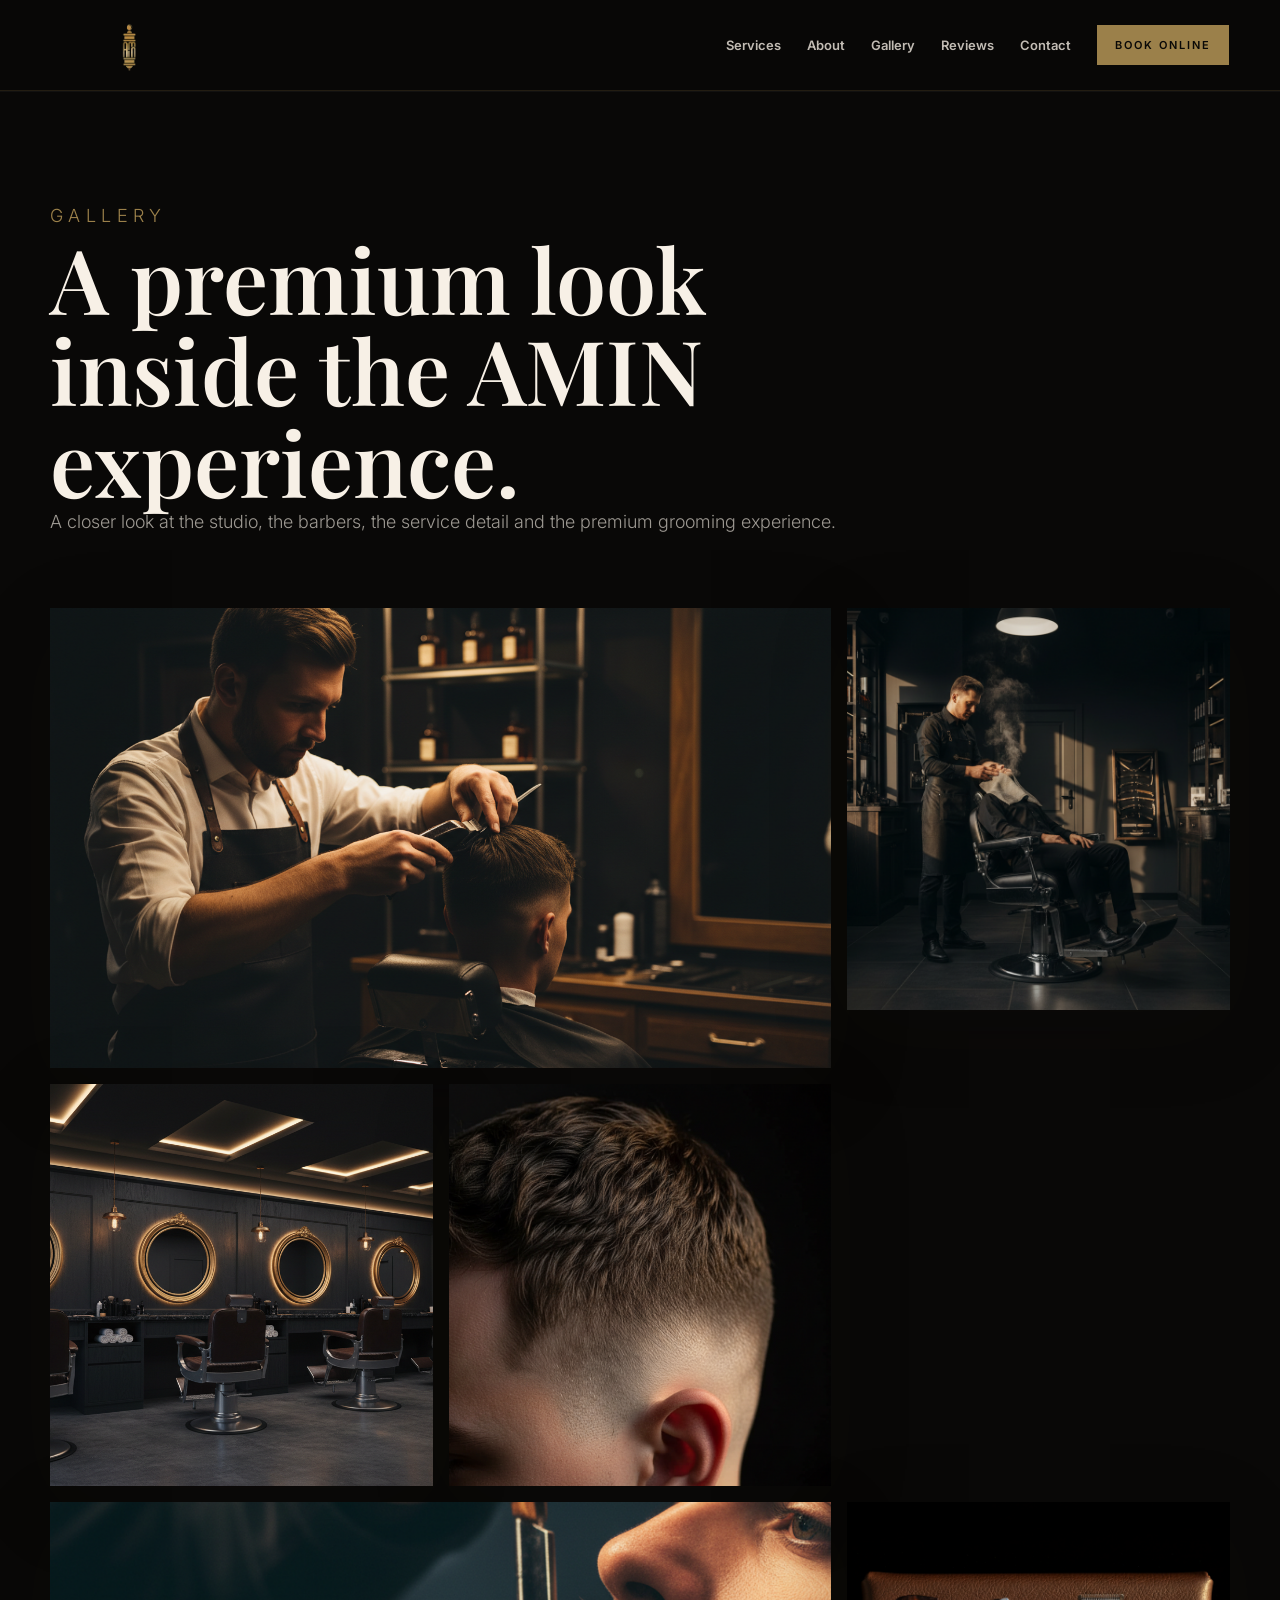
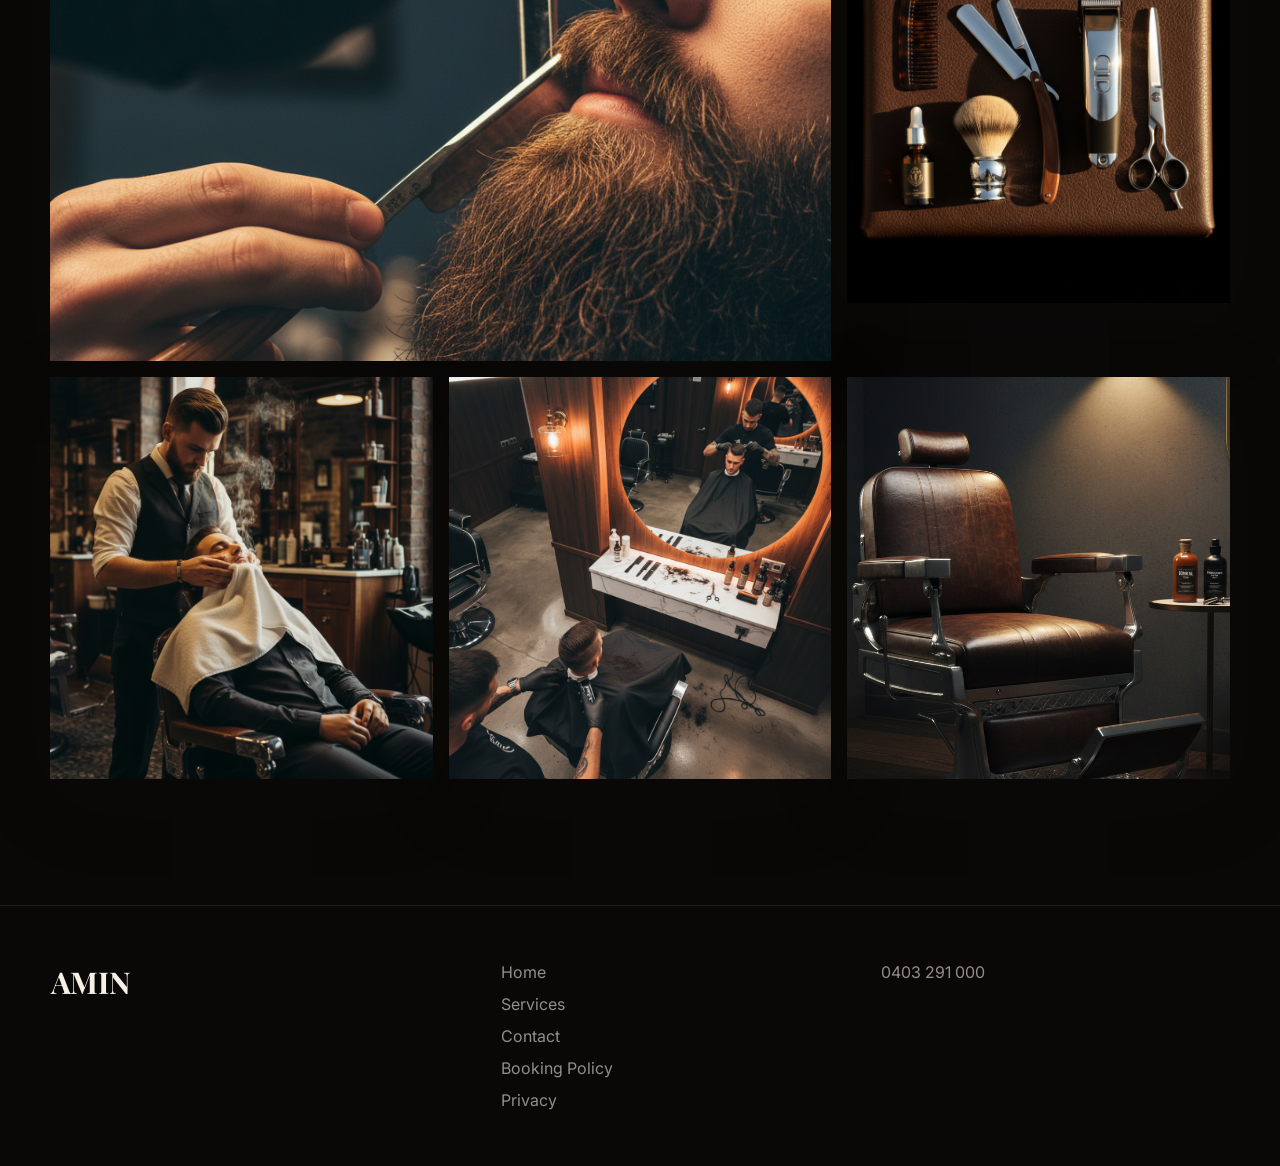
<file: gallery.html>
<!DOCTYPE html>
<html lang="en">
  <head>
    <meta charset="UTF-8" />
    <meta name="viewport" content="width=device-width, initial-scale=1.0" />
    <title>Gallery | AMIN Premium Men's Grooming</title>
    <meta name="description" content="View the AMIN Premium Men's Grooming studio, barbering details, service photography and premium grooming atmosphere." />
    <meta property="og:type" content="website" />
    <meta property="og:site_name" content="AMIN Premium Men's Grooming" />
    <meta property="og:image" content="assets/amin-logo.png" />
    <meta name="twitter:card" content="summary_large_image" />
    <link rel="icon" type="image/png" href="assets/amin-logo.png" />
    <link rel="stylesheet" href="styles.css" />
  </head>
  <body>
    <header class="site-header is-scrolled" data-header>
      <a class="brand" href="index.html" aria-label="AMIN Premium Men's Grooming home"><img class="brand-logo" src="assets/amin-logo.png" alt="AMIN Premium Men's Grooming" /></a>
      <button class="nav-toggle" type="button" data-nav-toggle aria-label="Open navigation"><span></span><span></span></button>
      <nav class="nav" data-nav>
        <a href="services.html">Services</a><a href="about.html">About</a><a href="gallery.html">Gallery</a><a href="index.html#reviews">Reviews</a><a href="contact.html">Contact</a>
        <a class="nav-book" href="booking.html">Book Online</a>
      </nav>
    </header>
    <main class="page-main">
      <section class="page-hero">
        <p class="eyebrow">Gallery</p>
        <h1>A premium look inside the AMIN experience.</h1>
        <p>A closer look at the studio, the barbers, the service detail and the premium grooming experience.</p>
      </section>
      <section class="section compact-section">
        <div class="section-inner full-gallery">
          <img src="assets/amin-gallery-01.png" alt="AMIN studio interior" />
          <img src="assets/amin-gallery-02.png" alt="AMIN barber chair" />
          <img src="assets/amin-gallery-03.png" alt="AMIN workstation" />
          <img src="assets/amin-gallery-04.png" alt="AMIN grooming studio" />
          <img src="assets/amin-gallery-05.png" alt="AMIN grooming service" />
          <img src="assets/amin-gallery-06.png" alt="AMIN service detail" />
          <img src="assets/amin-gallery-07.png" alt="AMIN barbering" />
          <img src="assets/amin-gallery-08.png" alt="AMIN haircut detail" />
          <img src="assets/amin-gallery-09.png" alt="AMIN premium grooming" />
        </div>
      </section>
    </main>
    <footer class="site-footer"><strong>AMIN</strong><nav><a href="index.html">Home</a><a href="services.html">Services</a><a href="contact.html">Contact</a><a href="booking-policy.html">Booking Policy</a><a href="privacy.html">Privacy</a></nav><div><a href="tel:+61403291000">0403 291 000</a></div></footer>
    <script src="script.js"></script>
  </body>
</html>
</file>
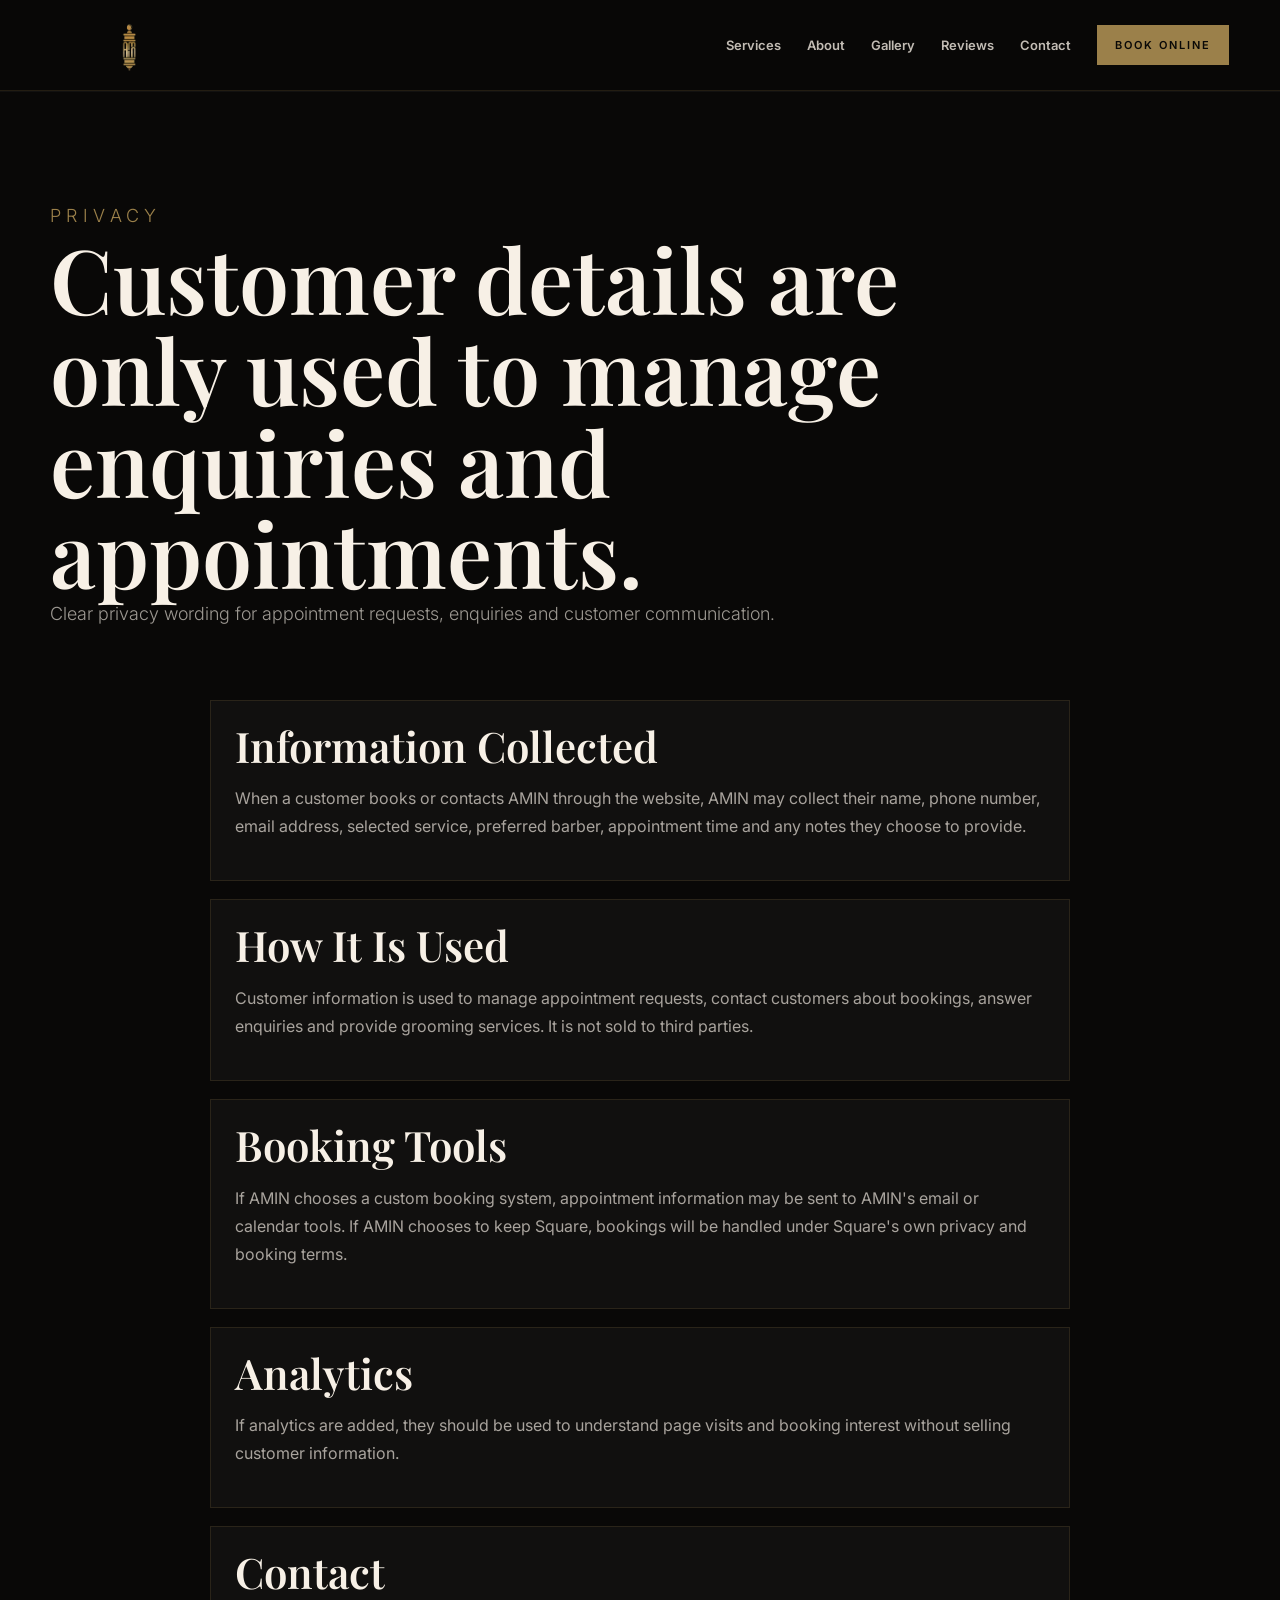
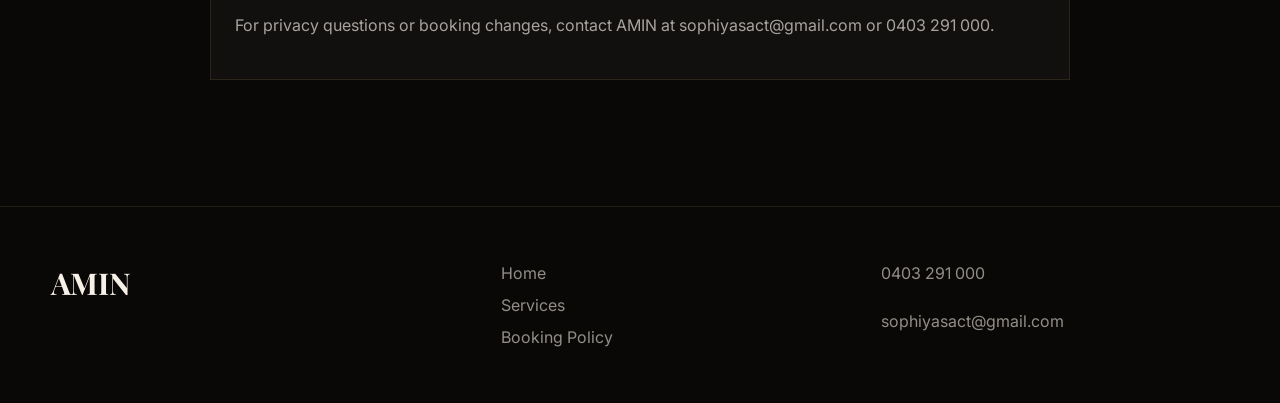
<file: privacy.html>
<!DOCTYPE html>
<html lang="en">
  <head>
    <meta charset="UTF-8" />
    <meta name="viewport" content="width=device-width, initial-scale=1.0" />
    <title>Privacy | AMIN Premium Men's Grooming</title>
    <meta name="description" content="How AMIN Premium Men's Grooming handles booking and contact information submitted through the website." />
    <meta property="og:type" content="website" />
    <meta property="og:site_name" content="AMIN Premium Men's Grooming" />
    <meta property="og:image" content="assets/amin-logo.png" />
    <meta name="twitter:card" content="summary_large_image" />
    <link rel="icon" type="image/png" href="assets/amin-logo.png" />
    <link rel="stylesheet" href="styles.css" />
  </head>
  <body>
    <header class="site-header is-scrolled" data-header>
      <a class="brand" href="index.html" aria-label="AMIN Premium Men's Grooming home"><img class="brand-logo" src="assets/amin-logo.png" alt="AMIN Premium Men's Grooming" /></a>
      <button class="nav-toggle" type="button" data-nav-toggle aria-label="Open navigation"><span></span><span></span></button>
      <nav class="nav" data-nav>
        <a href="services.html">Services</a><a href="about.html">About</a><a href="gallery.html">Gallery</a><a href="index.html#reviews">Reviews</a><a href="contact.html">Contact</a>
        <a class="nav-book" href="booking.html">Book Online</a>
      </nav>
    </header>

    <main class="page-main">
      <section class="page-hero">
        <p class="eyebrow">Privacy</p>
        <h1>Customer details are only used to manage enquiries and appointments.</h1>
        <p>Clear privacy wording for appointment requests, enquiries and customer communication.</p>
      </section>
      <section class="section compact-section">
        <div class="section-inner policy-content">
          <article>
            <h2>Information Collected</h2>
            <p>When a customer books or contacts AMIN through the website, AMIN may collect their name, phone number, email address, selected service, preferred barber, appointment time and any notes they choose to provide.</p>
          </article>
          <article>
            <h2>How It Is Used</h2>
            <p>Customer information is used to manage appointment requests, contact customers about bookings, answer enquiries and provide grooming services. It is not sold to third parties.</p>
          </article>
          <article>
            <h2>Booking Tools</h2>
            <p>If AMIN chooses a custom booking system, appointment information may be sent to AMIN's email or calendar tools. If AMIN chooses to keep Square, bookings will be handled under Square's own privacy and booking terms.</p>
          </article>
          <article>
            <h2>Analytics</h2>
            <p>If analytics are added, they should be used to understand page visits and booking interest without selling customer information.</p>
          </article>
          <article>
            <h2>Contact</h2>
            <p>For privacy questions or booking changes, contact AMIN at <a href="mailto:sophiyasact@gmail.com">sophiyasact@gmail.com</a> or <a href="tel:+61403291000">0403 291 000</a>.</p>
          </article>
        </div>
      </section>
    </main>

    <footer class="site-footer">
      <strong>AMIN</strong>
      <nav><a href="index.html">Home</a><a href="services.html">Services</a><a href="booking-policy.html">Booking Policy</a></nav>
      <div><a href="tel:+61403291000">0403 291 000</a><a href="mailto:sophiyasact@gmail.com">sophiyasact@gmail.com</a></div>
    </footer>
    <script src="script.js"></script>
  </body>
</html>
</file>
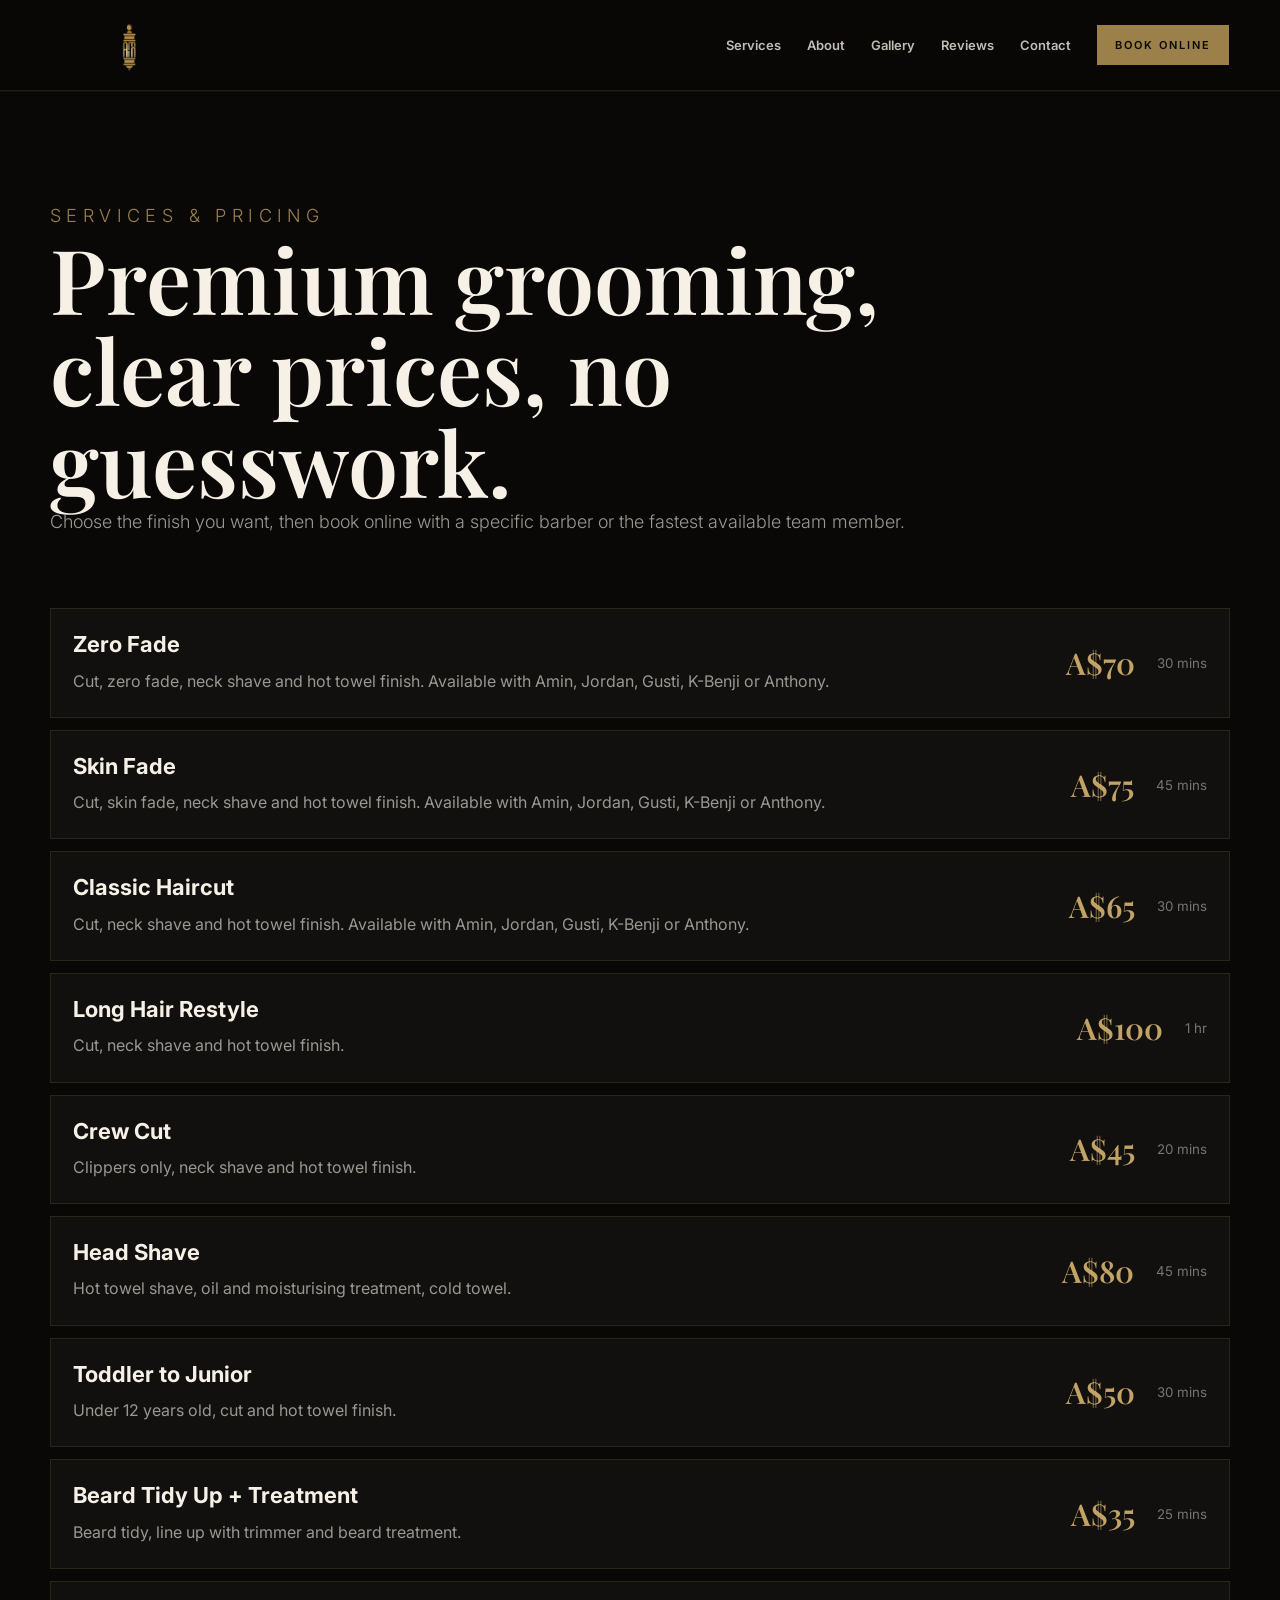
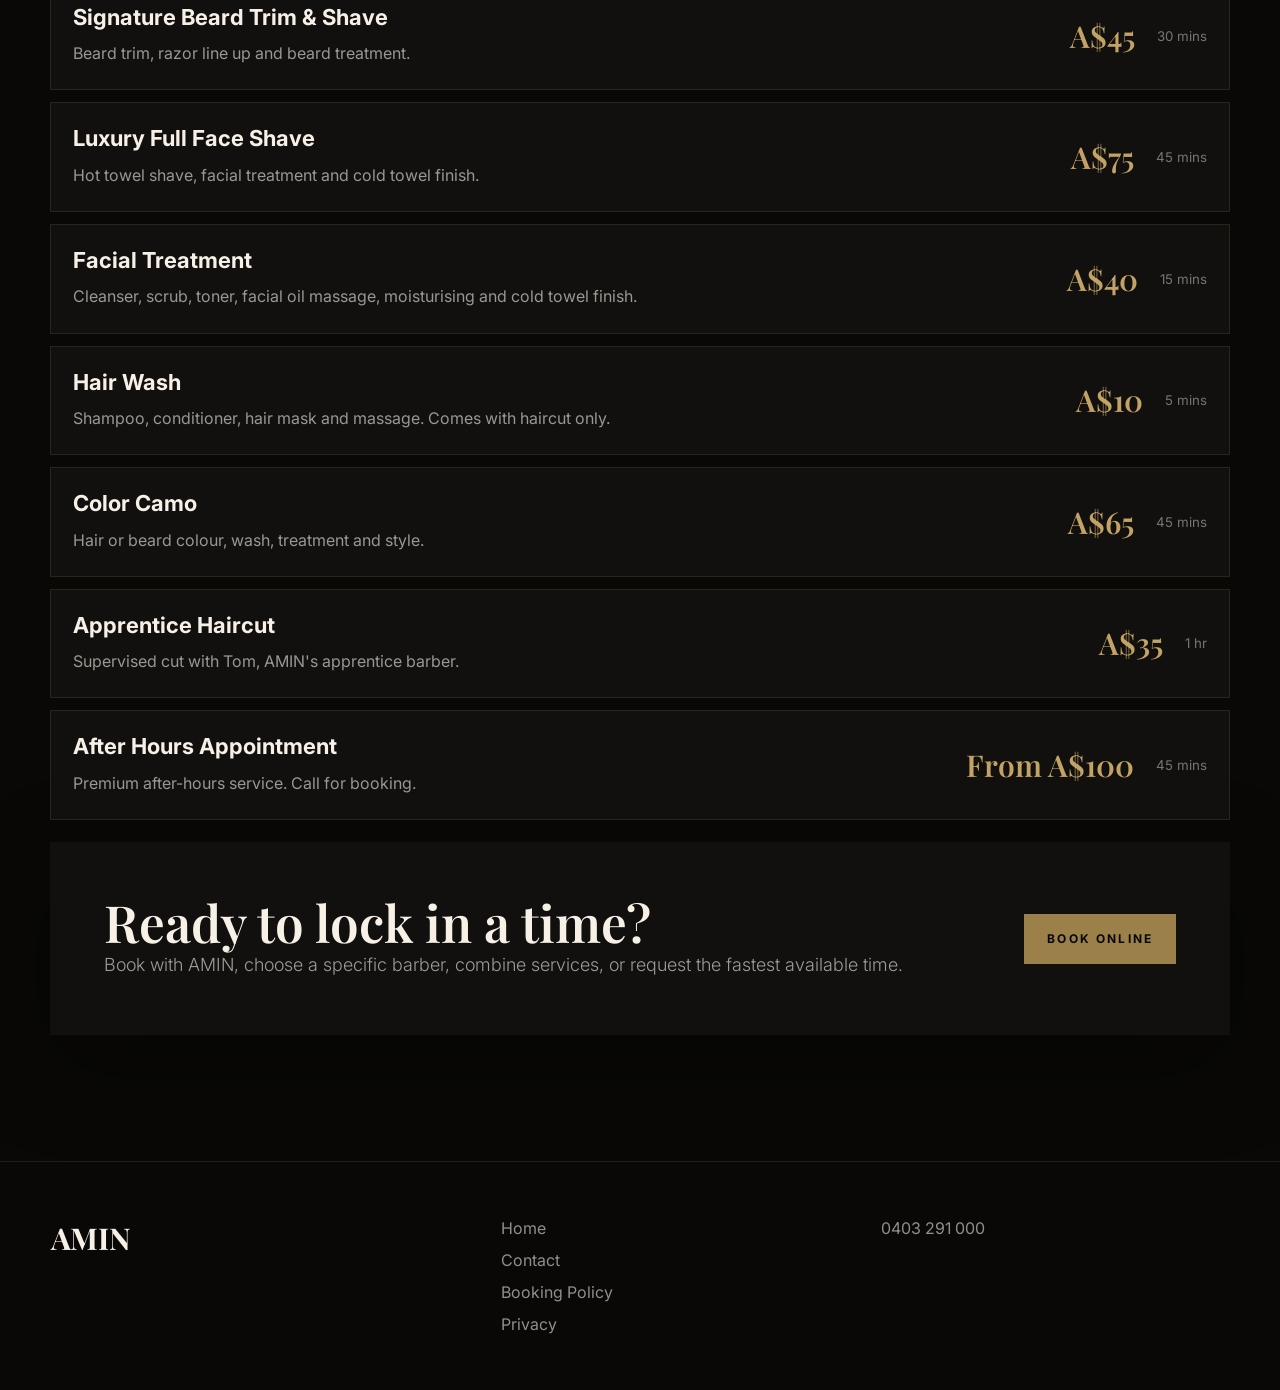
<file: services.html>
<!DOCTYPE html>
<html lang="en">
  <head>
    <meta charset="UTF-8" />
    <meta name="viewport" content="width=device-width, initial-scale=1.0" />
    <title>Services & Pricing | AMIN Premium Men's Grooming</title>
    <meta name="description" content="AMIN Premium Men's Grooming services and pricing in Braddon, Canberra." />
    <meta property="og:type" content="website" />
    <meta property="og:site_name" content="AMIN Premium Men's Grooming" />
    <meta property="og:image" content="assets/amin-logo.png" />
    <meta name="twitter:card" content="summary_large_image" />
    <link rel="icon" type="image/png" href="assets/amin-logo.png" />
    <link rel="stylesheet" href="styles.css" />
  </head>
  <body>
    <header class="site-header is-scrolled" data-header>
      <a class="brand" href="index.html" aria-label="AMIN Premium Men's Grooming home"><img class="brand-logo" src="assets/amin-logo.png" alt="AMIN Premium Men's Grooming" /></a>
      <button class="nav-toggle" type="button" data-nav-toggle aria-label="Open navigation"><span></span><span></span></button>
      <nav class="nav" data-nav>
        <a href="services.html">Services</a><a href="about.html">About</a><a href="gallery.html">Gallery</a><a href="index.html#reviews">Reviews</a><a href="contact.html">Contact</a>
        <a class="nav-book" href="booking.html">Book Online</a>
      </nav>
    </header>
    <main class="page-main">
      <section class="page-hero">
        <p class="eyebrow">Services & Pricing</p>
        <h1>Premium grooming, clear prices, no guesswork.</h1>
        <p>Choose the finish you want, then book online with a specific barber or the fastest available team member.</p>
      </section>
      <section class="section compact-section">
        <div class="section-inner menu-list">
          <article><div><h3>Zero Fade</h3><p>Cut, zero fade, neck shave and hot towel finish. Available with Amin, Jordan, Gusti, K-Benji or Anthony.</p></div><span>A$70</span><small>30 mins</small></article>
          <article><div><h3>Skin Fade</h3><p>Cut, skin fade, neck shave and hot towel finish. Available with Amin, Jordan, Gusti, K-Benji or Anthony.</p></div><span>A$75</span><small>45 mins</small></article>
          <article><div><h3>Classic Haircut</h3><p>Cut, neck shave and hot towel finish. Available with Amin, Jordan, Gusti, K-Benji or Anthony.</p></div><span>A$65</span><small>30 mins</small></article>
          <article><div><h3>Long Hair Restyle</h3><p>Cut, neck shave and hot towel finish.</p></div><span>A$100</span><small>1 hr</small></article>
          <article><div><h3>Crew Cut</h3><p>Clippers only, neck shave and hot towel finish.</p></div><span>A$45</span><small>20 mins</small></article>
          <article><div><h3>Head Shave</h3><p>Hot towel shave, oil and moisturising treatment, cold towel.</p></div><span>A$80</span><small>45 mins</small></article>
          <article><div><h3>Toddler to Junior</h3><p>Under 12 years old, cut and hot towel finish.</p></div><span>A$50</span><small>30 mins</small></article>
          <article><div><h3>Beard Tidy Up + Treatment</h3><p>Beard tidy, line up with trimmer and beard treatment.</p></div><span>A$35</span><small>25 mins</small></article>
          <article><div><h3>Signature Beard Trim & Shave</h3><p>Beard trim, razor line up and beard treatment.</p></div><span>A$45</span><small>30 mins</small></article>
          <article><div><h3>Luxury Full Face Shave</h3><p>Hot towel shave, facial treatment and cold towel finish.</p></div><span>A$75</span><small>45 mins</small></article>
          <article><div><h3>Facial Treatment</h3><p>Cleanser, scrub, toner, facial oil massage, moisturising and cold towel finish.</p></div><span>A$40</span><small>15 mins</small></article>
          <article><div><h3>Hair Wash</h3><p>Shampoo, conditioner, hair mask and massage. Comes with haircut only.</p></div><span>A$10</span><small>5 mins</small></article>
          <article><div><h3>Color Camo</h3><p>Hair or beard colour, wash, treatment and style.</p></div><span>A$65</span><small>45 mins</small></article>
          <article><div><h3>Apprentice Haircut</h3><p>Supervised cut with Tom, AMIN's apprentice barber.</p></div><span>A$35</span><small>1 hr</small></article>
          <article><div><h3>After Hours Appointment</h3><p>Premium after-hours service. Call for booking.</p></div><span>From A$100</span><small>45 mins</small></article>
        </div>
        <div class="section-inner booking-card page-booking">
          <div><h2>Ready to lock in a time?</h2><p>Book with AMIN, choose a specific barber, combine services, or request the fastest available time.</p></div>
          <a class="button primary" href="booking.html">Book Online</a>
        </div>
      </section>
    </main>
    <footer class="site-footer"><strong>AMIN</strong><nav><a href="index.html">Home</a><a href="contact.html">Contact</a><a href="booking-policy.html">Booking Policy</a><a href="privacy.html">Privacy</a></nav><div><a href="tel:+61403291000">0403 291 000</a></div></footer>
    <script src="script.js"></script>
  </body>
</html>
</file>
<file: styles.css>
@import url("https://fonts.googleapis.com/css2?family=Inter:wght@300;400;500;600;700;800&family=Playfair+Display:ital,wght@0,500;0,600;0,700;1,500&display=swap");

:root {
  --background: #090807;
  --surface: #11100f;
  --surface-2: #171513;
  --foreground: #f7f0e6;
  --muted: #a89c8d;
  --soft: #efe6d8;
  --paper: #fbf6ee;
  --ink: #17120e;
  --line: rgba(155, 128, 74, 0.18);
  --gold: #9b804a;
  --gold-light: #c2a365;
  --cream-line: #e2d6c3;
  --shadow: 0 30px 90px rgba(0, 0, 0, 0.35);
}

* {
  box-sizing: border-box;
}

html {
  scroll-behavior: smooth;
}

body {
  margin: 0;
  color: var(--foreground);
  background: var(--background);
  font-family: Inter, system-ui, -apple-system, BlinkMacSystemFont, "Segoe UI", sans-serif;
  letter-spacing: 0;
}

a {
  color: inherit;
  text-decoration: none;
}

img {
  display: block;
  max-width: 100%;
}

.site-header {
  position: fixed;
  inset: 0 0 auto;
  z-index: 40;
  display: flex;
  align-items: center;
  justify-content: space-between;
  min-height: 76px;
  padding: 18px clamp(18px, 4vw, 64px);
  color: var(--foreground);
  transition: background 180ms ease, border-color 180ms ease, box-shadow 180ms ease;
}

.site-header.is-scrolled,
.site-header.nav-active {
  background: rgba(9, 8, 7, 0.92);
  border-bottom: 1px solid var(--line);
  box-shadow: 0 1px 0 rgba(255, 255, 255, 0.04);
  backdrop-filter: blur(18px);
}

.brand {
  display: inline-flex;
  align-items: center;
  line-height: 1;
}

.brand-logo {
  width: clamp(112px, 13vw, 156px);
  max-height: 54px;
  object-fit: contain;
}

.nav {
  display: flex;
  align-items: center;
  gap: 26px;
  color: rgba(247, 240, 230, 0.78);
  font-size: 13px;
  font-weight: 600;
}

.nav a:hover {
  color: var(--foreground);
}

.nav-book {
  padding: 13px 18px;
  color: var(--background) !important;
  background: var(--gold);
  border-radius: 0;
  text-transform: uppercase;
  letter-spacing: 0.18em;
  font-size: 11px;
}

.nav-toggle {
  display: none;
  width: 44px;
  height: 44px;
  border: 1px solid rgba(247, 240, 230, 0.28);
  color: var(--foreground);
  background: transparent;
}

.nav-toggle span {
  display: block;
  width: 18px;
  height: 2px;
  margin: 5px auto;
  background: currentColor;
}

.hero {
  position: relative;
  min-height: 100vh;
  display: grid;
  align-items: end;
  overflow: hidden;
}

.hero-image,
.hero-shade {
  position: absolute;
  inset: 0;
  width: 100%;
  height: 100%;
}

.hero-image {
  object-fit: cover;
}

.hero-shade {
  background:
    linear-gradient(90deg, rgba(9, 8, 7, 0.95), rgba(9, 8, 7, 0.66) 42%, rgba(9, 8, 7, 0.2)),
    linear-gradient(0deg, var(--background), rgba(9, 8, 7, 0.12) 48%, rgba(9, 8, 7, 0.38));
}

.hero-inner {
  position: relative;
  z-index: 1;
  width: min(1180px, calc(100% - 36px));
  margin: 0 auto;
  padding: 128px 0 72px;
}

.eyebrow {
  margin: 0 0 18px;
  color: var(--gold-light);
  font-size: 11px;
  font-weight: 700;
  letter-spacing: 0.3em;
  text-transform: uppercase;
}

h1,
h2,
h3,
p {
  overflow-wrap: break-word;
}

h1,
h2 {
  font-family: "Playfair Display", Georgia, serif;
  font-weight: 600;
}

h1 {
  max-width: 760px;
  margin: 0;
  font-size: clamp(48px, 7vw, 96px);
  line-height: 1.02;
}

h1 span {
  color: var(--gold-light);
  font-style: italic;
}

.hero-inner > p:not(.eyebrow) {
  max-width: 580px;
  margin: 26px 0 0;
  color: rgba(247, 240, 230, 0.64);
  font-size: 18px;
  line-height: 1.75;
  font-weight: 300;
}

.hero-actions,
.center-action,
.contact-actions {
  display: flex;
  flex-wrap: wrap;
  gap: 14px;
  margin-top: 34px;
}

.button {
  display: inline-flex;
  align-items: center;
  justify-content: center;
  min-height: 50px;
  padding: 0 22px;
  border: 1px solid transparent;
  font-size: 12px;
  font-weight: 700;
  letter-spacing: 0.18em;
  text-transform: uppercase;
}

.button.primary {
  color: var(--background);
  background: var(--gold);
}

.button.primary:hover {
  background: var(--gold-light);
}

.button.dark {
  color: var(--foreground);
  background: var(--background);
}

.button.light {
  color: var(--ink);
  border-color: var(--cream-line);
  background: var(--paper);
}

.button.outline-light {
  color: var(--foreground);
  border-color: rgba(247, 240, 230, 0.22);
  background: rgba(247, 240, 230, 0.04);
}

.rating-line {
  display: flex;
  flex-wrap: wrap;
  align-items: center;
  gap: 12px;
  margin-top: 30px;
  color: rgba(247, 240, 230, 0.55);
  font-size: 13px;
}

.stars {
  color: var(--gold-light);
  letter-spacing: 0.08em;
}

.trust-bar {
  display: grid;
  grid-template-columns: repeat(4, minmax(0, 1fr));
  border-top: 1px solid var(--line);
  border-bottom: 1px solid var(--line);
  background: rgba(17, 16, 15, 0.96);
}

.trust-item {
  display: flex;
  align-items: center;
  justify-content: center;
  gap: 14px;
  min-height: 86px;
  padding: 16px;
  border-right: 1px solid var(--line);
}

.trust-item:last-child {
  border-right: 0;
}

.trust-item span {
  color: var(--gold-light);
  font-family: "Playfair Display", Georgia, serif;
  font-size: 28px;
  font-weight: 600;
}

.trust-item p {
  margin: 0;
  color: rgba(247, 240, 230, 0.62);
  font-size: 11px;
  font-weight: 700;
  letter-spacing: 0.14em;
  text-transform: uppercase;
}

.section {
  padding: clamp(76px, 10vw, 126px) 0;
}

.compact-section {
  padding-top: 46px;
}

.section-inner,
.page-hero,
.about-hero,
.contact-page {
  width: min(1180px, calc(100% - 36px));
  margin: 0 auto;
}

.split,
.reviews-layout,
.about-hero,
.contact-page {
  display: grid;
  grid-template-columns: minmax(0, 0.9fr) minmax(0, 1fr);
  gap: clamp(32px, 7vw, 92px);
  align-items: center;
}

h2 {
  margin: 0;
  font-size: clamp(36px, 5vw, 68px);
  line-height: 1.04;
}

h3 {
  margin: 16px 0 10px;
  font-size: 22px;
  line-height: 1.2;
}

.intro-section {
  background: var(--surface);
}

.split > p,
.reviews-layout > div > p,
.booking-card p,
.about-hero p,
.contact-page > div > p,
.page-hero p {
  margin: 0;
  color: rgba(247, 240, 230, 0.62);
  font-size: 18px;
  line-height: 1.78;
  font-weight: 300;
}

.section-heading {
  max-width: 760px;
  margin-bottom: 36px;
}

.featured-grid,
.value-grid {
  display: grid;
  grid-template-columns: repeat(3, minmax(0, 1fr));
  gap: 18px;
}

.service-tile,
.value-grid article,
blockquote {
  border: 1px solid var(--line);
  background: var(--surface);
}

.service-tile {
  min-height: 230px;
  padding: 26px;
}

.service-tile.is-featured {
  background: linear-gradient(145deg, rgba(155, 128, 74, 0.22), rgba(17, 16, 15, 0.98));
  box-shadow: var(--shadow);
}

.service-tile span,
.value-grid span,
.menu-list span {
  color: var(--gold-light);
  font-family: "Playfair Display", Georgia, serif;
  font-size: 30px;
  font-weight: 600;
}

.service-tile p,
.value-grid p,
blockquote p,
.menu-list p,
.hours-panel dd {
  color: rgba(247, 240, 230, 0.6);
  line-height: 1.7;
}

.center-action {
  justify-content: center;
}

.dark-section,
.reviews-section {
  background: var(--background);
}

.team-section {
  background: var(--paper);
  color: var(--ink);
}

.team-section .eyebrow {
  color: var(--gold);
}

.team-grid {
  display: grid;
  grid-template-columns: repeat(3, minmax(0, 1fr));
  gap: 18px;
}

.team-grid a {
  display: block;
  overflow: hidden;
  border: 1px solid var(--cream-line);
  background: #fffaf2;
  box-shadow: 0 18px 70px rgba(23, 18, 14, 0.1);
  transition: transform 180ms ease, box-shadow 180ms ease;
}

.team-grid a:hover {
  transform: translateY(-4px);
  box-shadow: 0 26px 80px rgba(23, 18, 14, 0.16);
}

.team-grid img {
  width: 100%;
  aspect-ratio: 1 / 1.02;
  object-fit: cover;
}

.team-grid h3,
.team-grid p,
.team-grid span {
  margin-left: 22px;
  margin-right: 22px;
}

.team-grid p {
  margin-bottom: 24px;
  color: #756958;
  line-height: 1.65;
}

.team-grid span {
  display: inline-block;
  margin-bottom: 24px;
  color: var(--gold);
  font-size: 11px;
  font-weight: 800;
  letter-spacing: 0.16em;
  text-transform: uppercase;
}

.value-grid article {
  min-height: 250px;
  padding: 26px;
}

.gallery-preview {
  background: var(--paper);
  color: var(--ink);
}

.gallery-preview .eyebrow,
.page-hero .eyebrow,
.about-hero .eyebrow,
.contact-page .eyebrow {
  color: var(--gold);
}

.gallery-preview .section-heading {
  color: var(--ink);
}

.image-grid {
  display: grid;
  grid-template-columns: 1.2fr 0.9fr 0.9fr;
  gap: 16px;
}

.image-grid img,
.full-gallery img,
.about-hero img {
  width: 100%;
  min-height: 360px;
  object-fit: cover;
  box-shadow: 0 20px 80px rgba(23, 18, 14, 0.14);
}

.image-grid img:first-child {
  min-height: 520px;
}

.reviews-layout {
  align-items: start;
}

.review-stack {
  display: grid;
  gap: 16px;
}

blockquote {
  margin: 0;
  padding: 26px;
}

blockquote p {
  margin: 0 0 18px;
}

cite {
  color: var(--gold-light);
  font-style: normal;
  font-weight: 700;
  letter-spacing: 0.14em;
  text-transform: uppercase;
  font-size: 11px;
}

.booking-section {
  background: var(--paper);
  color: var(--ink);
}

.booking-card {
  display: flex;
  align-items: center;
  justify-content: space-between;
  gap: 28px;
  padding: clamp(28px, 5vw, 54px);
  color: var(--foreground);
  background: var(--surface);
  box-shadow: var(--shadow);
}

.booking-card h2 {
  font-size: clamp(34px, 4vw, 56px);
}

.page-main {
  min-height: 100vh;
  padding-top: 76px;
  background: var(--background);
}

.page-hero {
  padding: clamp(72px, 10vw, 124px) 0 24px;
}

.page-hero h1,
.about-hero h1,
.contact-page h1 {
  max-width: 900px;
}

.menu-list {
  display: grid;
  gap: 12px;
}

.menu-list article {
  display: grid;
  grid-template-columns: minmax(0, 1fr) auto auto;
  align-items: center;
  gap: 22px;
  padding: 22px;
  border: 1px solid var(--line);
  background: var(--surface);
}

.menu-list article.featured {
  border-color: rgba(194, 163, 101, 0.45);
  background: linear-gradient(90deg, rgba(155, 128, 74, 0.2), rgba(17, 16, 15, 0.98));
}

.menu-list h3 {
  margin-top: 0;
}

.menu-list p {
  margin: 0;
}

.menu-list small {
  color: rgba(247, 240, 230, 0.45);
}

.page-booking {
  margin-top: 22px;
}

.about-hero,
.contact-page {
  padding: clamp(72px, 10vw, 124px) 0;
}

.about-hero img {
  min-height: 500px;
}

.about-hero .button {
  margin-top: 30px;
}

.full-gallery {
  display: grid;
  grid-template-columns: repeat(3, minmax(0, 1fr));
  gap: 16px;
}

.full-gallery img {
  aspect-ratio: 1 / 1.05;
  min-height: 0;
}

.full-gallery img:nth-child(1),
.full-gallery img:nth-child(5) {
  grid-column: span 2;
  aspect-ratio: 1.7 / 1;
}

.contact-actions {
  display: grid;
  grid-template-columns: repeat(2, minmax(0, 1fr));
}

.hours-panel {
  padding: 30px;
  border: 1px solid var(--line);
  background: var(--surface);
}

.hours-panel dl {
  display: grid;
  gap: 16px;
  margin: 24px 0 0;
}

.hours-panel div {
  display: flex;
  justify-content: space-between;
  gap: 18px;
  padding-bottom: 14px;
  border-bottom: 1px solid var(--line);
}

dt {
  font-weight: 700;
}

dd {
  margin: 0;
  text-align: right;
}

.booking-features {
  margin-top: 24px;
  padding: 18px;
  border: 1px solid var(--line);
  background: rgba(155, 128, 74, 0.1);
}

.booking-features p {
  margin: 0;
  color: rgba(247, 240, 230, 0.66);
  line-height: 1.65;
}

.booking-page {
  background:
    linear-gradient(180deg, rgba(155, 128, 74, 0.08), transparent 360px),
    var(--background);
}

.booking-hero {
  display: grid;
  grid-template-columns: minmax(0, 1fr) minmax(280px, 0.38fr);
  gap: clamp(28px, 6vw, 72px);
  align-items: end;
  width: min(1180px, calc(100% - 36px));
  margin: 0 auto;
  padding: clamp(72px, 10vw, 124px) 0 36px;
}

.booking-hero h1 {
  max-width: 940px;
}

.booking-hero p:not(.eyebrow),
.booking-side-panel p,
.booking-step-heading p,
.booking-status {
  color: rgba(247, 240, 230, 0.62);
  line-height: 1.7;
}

.booking-hero p:not(.eyebrow) {
  max-width: 720px;
  font-size: 18px;
}

.booking-side-panel,
.checkout-card,
.booking-step {
  border: 1px solid var(--line);
  background: var(--surface);
  box-shadow: 0 24px 80px rgba(0, 0, 0, 0.22);
}

.booking-side-panel {
  padding: 26px;
}

.booking-side-panel span,
.booking-summary span {
  color: var(--gold-light);
  font-size: 11px;
  font-weight: 800;
  letter-spacing: 0.16em;
  text-transform: uppercase;
}

.booking-side-panel strong {
  display: block;
  margin-top: 10px;
  font-family: "Playfair Display", Georgia, serif;
  font-size: 30px;
  line-height: 1.1;
}

.booking-layout {
  display: grid;
  grid-template-columns: minmax(0, 1fr) minmax(330px, 0.42fr);
  gap: 22px;
  width: min(1180px, calc(100% - 36px));
  margin: 0 auto;
  padding: 0 0 clamp(76px, 10vw, 126px);
  align-items: start;
}

.booking-flow {
  display: grid;
  gap: 18px;
}

.booking-step {
  padding: clamp(22px, 4vw, 34px);
}

.booking-step-heading {
  display: flex;
  gap: 16px;
  align-items: flex-start;
  margin-bottom: 22px;
}

.booking-step-heading > span {
  display: inline-flex;
  align-items: center;
  justify-content: center;
  flex: 0 0 44px;
  width: 44px;
  height: 44px;
  color: var(--background);
  background: var(--gold);
  font-size: 12px;
  font-weight: 800;
}

.booking-step h2 {
  font-size: clamp(26px, 3vw, 38px);
}

.booking-step-heading p {
  margin: 8px 0 0;
}

.booking-options {
  display: grid;
  gap: 10px;
}

.service-options {
  grid-template-columns: repeat(2, minmax(0, 1fr));
}

.staff-options,
.date-options,
.time-options {
  grid-template-columns: repeat(3, minmax(0, 1fr));
}

.booking-option {
  display: grid;
  gap: 7px;
  min-height: 104px;
  padding: 16px;
  border: 1px solid rgba(247, 240, 230, 0.1);
  color: var(--foreground);
  text-align: left;
  background: rgba(247, 240, 230, 0.035);
  cursor: pointer;
  transition: border-color 160ms ease, background 160ms ease, transform 160ms ease;
}

.booking-option:hover:not(:disabled),
.booking-option.is-selected {
  border-color: rgba(194, 163, 101, 0.72);
  background: rgba(155, 128, 74, 0.18);
}

.booking-option:hover:not(:disabled) {
  transform: translateY(-2px);
}

.booking-option:disabled {
  cursor: not-allowed;
  opacity: 0.42;
}

.booking-option span,
.booking-option small {
  color: rgba(247, 240, 230, 0.55);
  font-size: 11px;
  font-weight: 700;
  letter-spacing: 0.12em;
  text-transform: uppercase;
}

.booking-option strong {
  font-size: 17px;
  line-height: 1.25;
}

.staff-option span {
  display: inline-flex;
  align-items: center;
  justify-content: center;
  width: 38px;
  height: 38px;
  color: var(--background);
  background: var(--gold-light);
  letter-spacing: 0;
}

.booking-checkout {
  position: sticky;
  top: 98px;
}

.checkout-card {
  padding: 26px;
}

.booking-summary {
  display: grid;
  gap: 14px;
  margin-bottom: 24px;
}

.booking-summary div {
  display: grid;
  gap: 5px;
  padding-bottom: 14px;
  border-bottom: 1px solid var(--line);
}

.booking-summary strong {
  line-height: 1.4;
}

.booking-form {
  display: grid;
  gap: 14px;
}

.booking-form label {
  display: grid;
  gap: 8px;
  color: rgba(247, 240, 230, 0.72);
  font-size: 12px;
  font-weight: 800;
  letter-spacing: 0.13em;
  text-transform: uppercase;
}

.booking-form input,
.booking-form textarea {
  width: 100%;
  border: 1px solid rgba(247, 240, 230, 0.14);
  border-radius: 0;
  padding: 13px 14px;
  color: var(--foreground);
  background: rgba(247, 240, 230, 0.05);
  font: inherit;
  letter-spacing: 0;
}

.booking-form textarea {
  resize: vertical;
}

.checkbox-label {
  display: flex !important;
  grid-template-columns: none;
  align-items: flex-start;
  gap: 10px !important;
  color: rgba(247, 240, 230, 0.62) !important;
  font-size: 12px !important;
  font-weight: 600 !important;
  letter-spacing: 0 !important;
  line-height: 1.55;
  text-transform: none !important;
}

.checkbox-label input {
  flex: 0 0 18px;
  width: 18px;
  height: 18px;
  margin-top: 1px;
  accent-color: var(--gold);
}

.booking-status {
  margin: 16px 0 0;
  font-size: 14px;
}

.booking-status.is-success {
  color: var(--gold-light);
}

.booking-status a {
  color: var(--gold-light);
  font-weight: 800;
  text-decoration: underline;
}

.policy-content {
  display: grid;
  gap: 18px;
  max-width: 860px;
}

.policy-content article {
  padding: 24px;
  border: 1px solid var(--line);
  background: var(--surface);
}

.policy-content h2 {
  font-size: clamp(28px, 4vw, 42px);
}

.policy-content p,
.policy-content li {
  color: rgba(247, 240, 230, 0.66);
  line-height: 1.75;
}

.policy-content ul {
  margin: 14px 0 0;
  padding-left: 20px;
}

.site-footer {
  display: grid;
  grid-template-columns: 1.2fr 1fr 1fr;
  gap: 32px;
  padding: 56px clamp(18px, 4vw, 64px);
  border-top: 1px solid var(--line);
  background: var(--background);
}

.site-footer strong {
  font-family: "Playfair Display", Georgia, serif;
  font-size: 30px;
}

.site-footer p,
.site-footer a {
  color: rgba(247, 240, 230, 0.58);
}

.site-footer nav,
.site-footer div:last-child {
  display: grid;
  gap: 12px;
}

.social-link {
  display: inline-block;
  margin-top: 18px;
  color: var(--gold-light) !important;
}

@media (max-width: 940px) {
  .nav-toggle {
    display: inline-block;
  }

  .nav {
    position: fixed;
    top: 76px;
    left: 18px;
    right: 18px;
    display: none;
    flex-direction: column;
    align-items: stretch;
    gap: 0;
    padding: 10px;
    border: 1px solid var(--line);
    background: var(--surface);
    box-shadow: var(--shadow);
  }

  .nav.is-open {
    display: flex;
  }

  .nav a {
    padding: 16px;
  }

  .trust-bar,
  .featured-grid,
  .value-grid,
  .team-grid,
  .image-grid,
  .split,
  .reviews-layout,
  .about-hero,
  .contact-page,
  .booking-hero,
  .booking-layout,
  .full-gallery,
  .site-footer {
    grid-template-columns: 1fr;
  }

  .trust-item {
    justify-content: flex-start;
    border-right: 0;
    border-bottom: 1px solid var(--line);
  }

  .image-grid img,
  .image-grid img:first-child {
    min-height: 360px;
  }

  .booking-card {
    align-items: flex-start;
    flex-direction: column;
  }

  .menu-list article {
    grid-template-columns: 1fr;
  }

  .booking-checkout {
    position: static;
  }

  .service-options,
  .staff-options,
  .date-options,
  .time-options {
    grid-template-columns: repeat(2, minmax(0, 1fr));
  }

  .full-gallery img:nth-child(1),
  .full-gallery img:nth-child(5) {
    grid-column: auto;
    aspect-ratio: 1 / 1.05;
  }
}

@media (max-width: 560px) {
  .site-header {
    min-height: 68px;
    padding-inline: 14px;
  }

  .brand-logo {
    width: 104px;
  }

  .hero {
    min-height: 790px;
  }

  .hero-inner,
  .section-inner,
  .page-hero,
  .about-hero,
  .contact-page {
    width: min(100% - 28px, 1180px);
  }

  h1 {
    font-size: 38px;
    line-height: 1.06;
  }

  h2 {
    font-size: 30px;
    line-height: 1.12;
  }

  .hero-actions,
  .contact-actions {
    grid-template-columns: 1fr;
    flex-direction: column;
  }

  .button {
    width: 100%;
  }

  .rating-line {
    flex-direction: column;
    align-items: flex-start;
  }

  .service-tile,
  .value-grid article,
  blockquote,
  .hours-panel,
  .menu-list article,
  .booking-step,
  .checkout-card,
  .booking-side-panel {
    padding: 20px;
  }

  .service-options,
  .staff-options,
  .date-options,
  .time-options {
    grid-template-columns: 1fr;
  }

  .hours-panel div {
    flex-direction: column;
    gap: 5px;
  }

  dd {
    text-align: left;
  }
}
</file>
